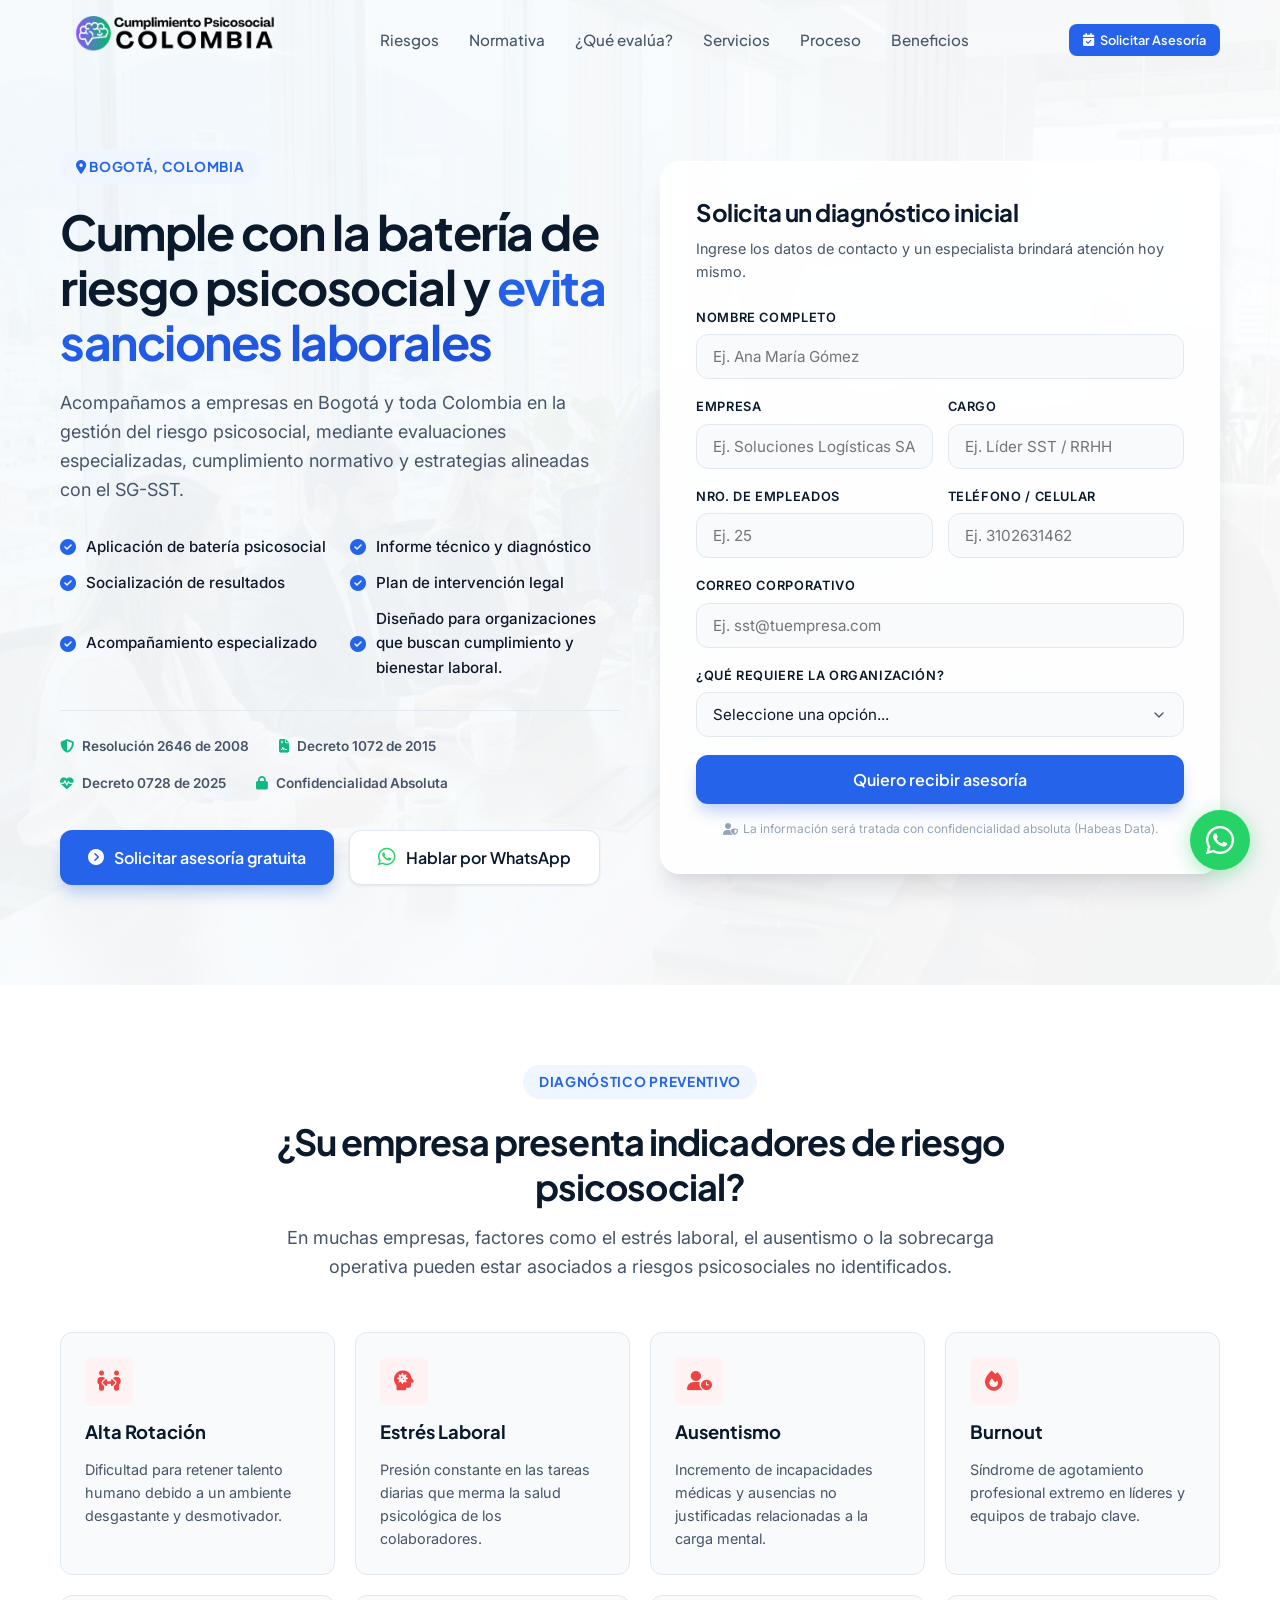
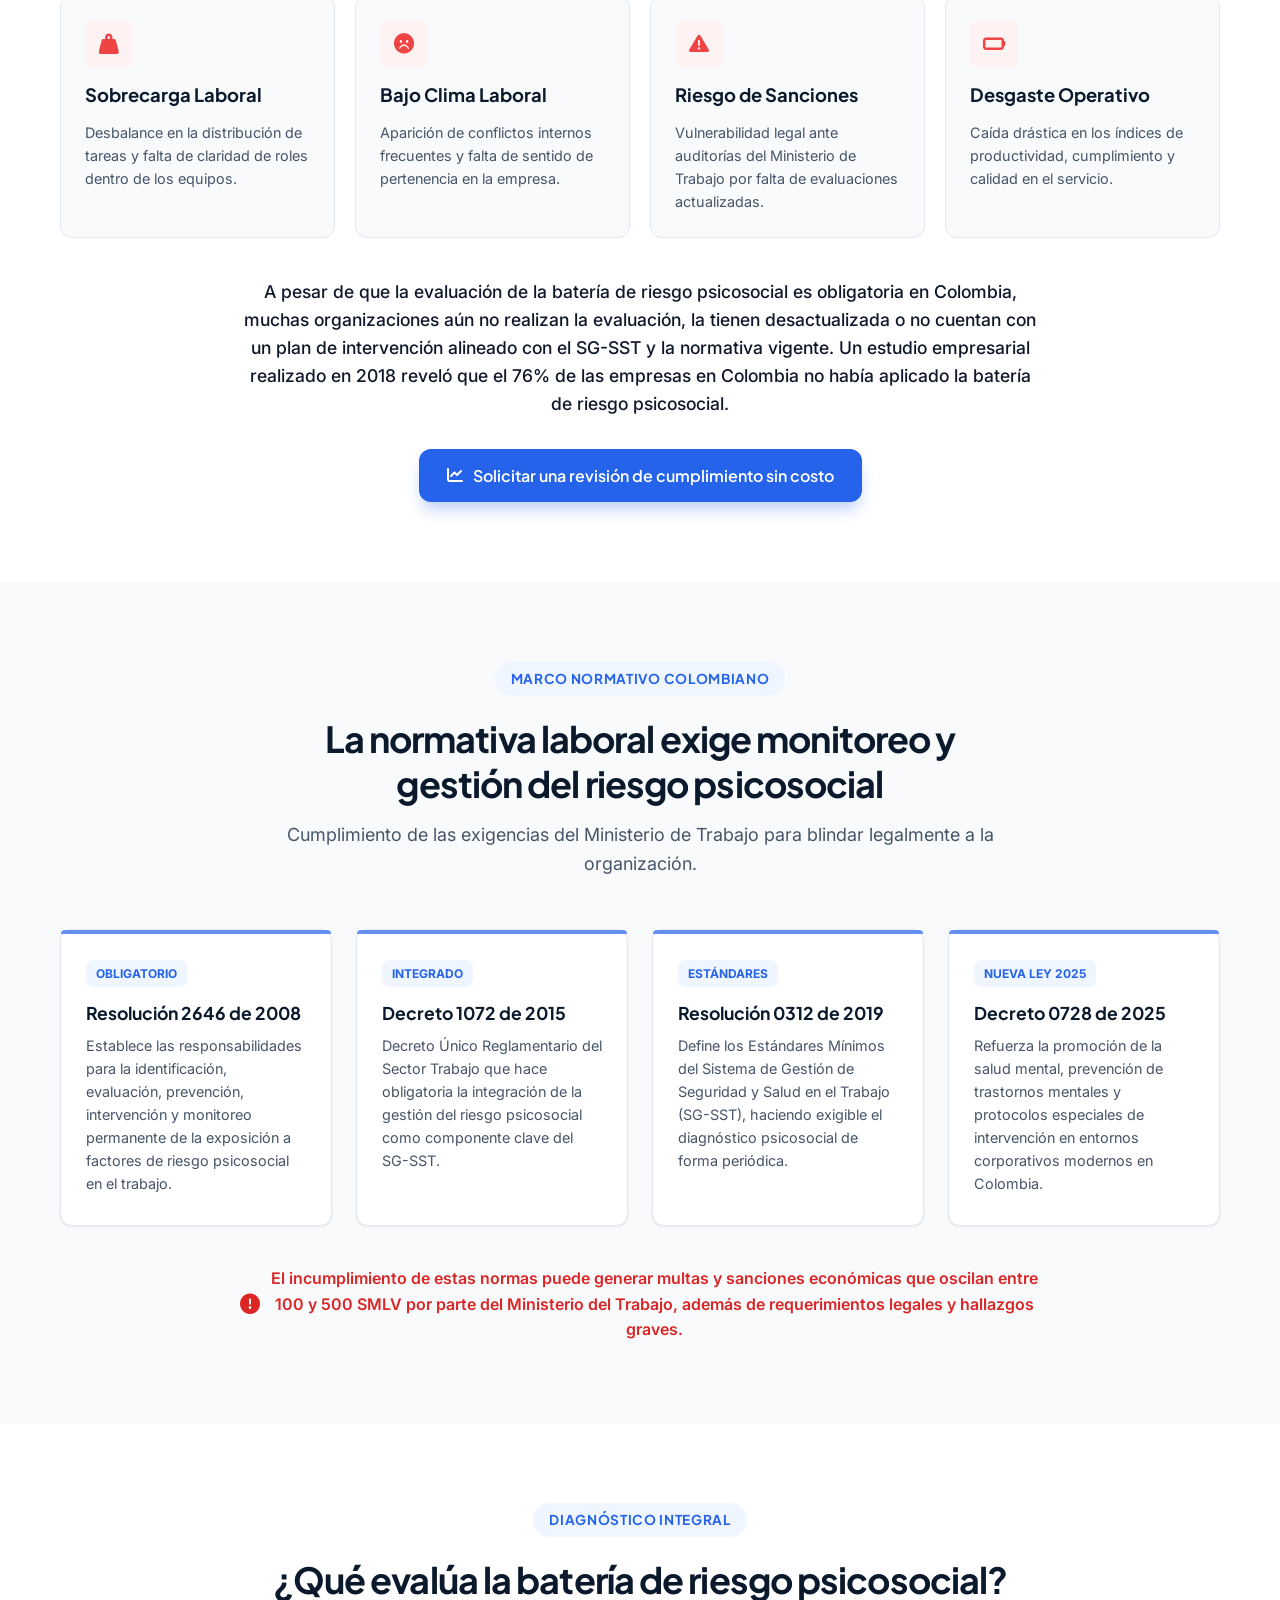
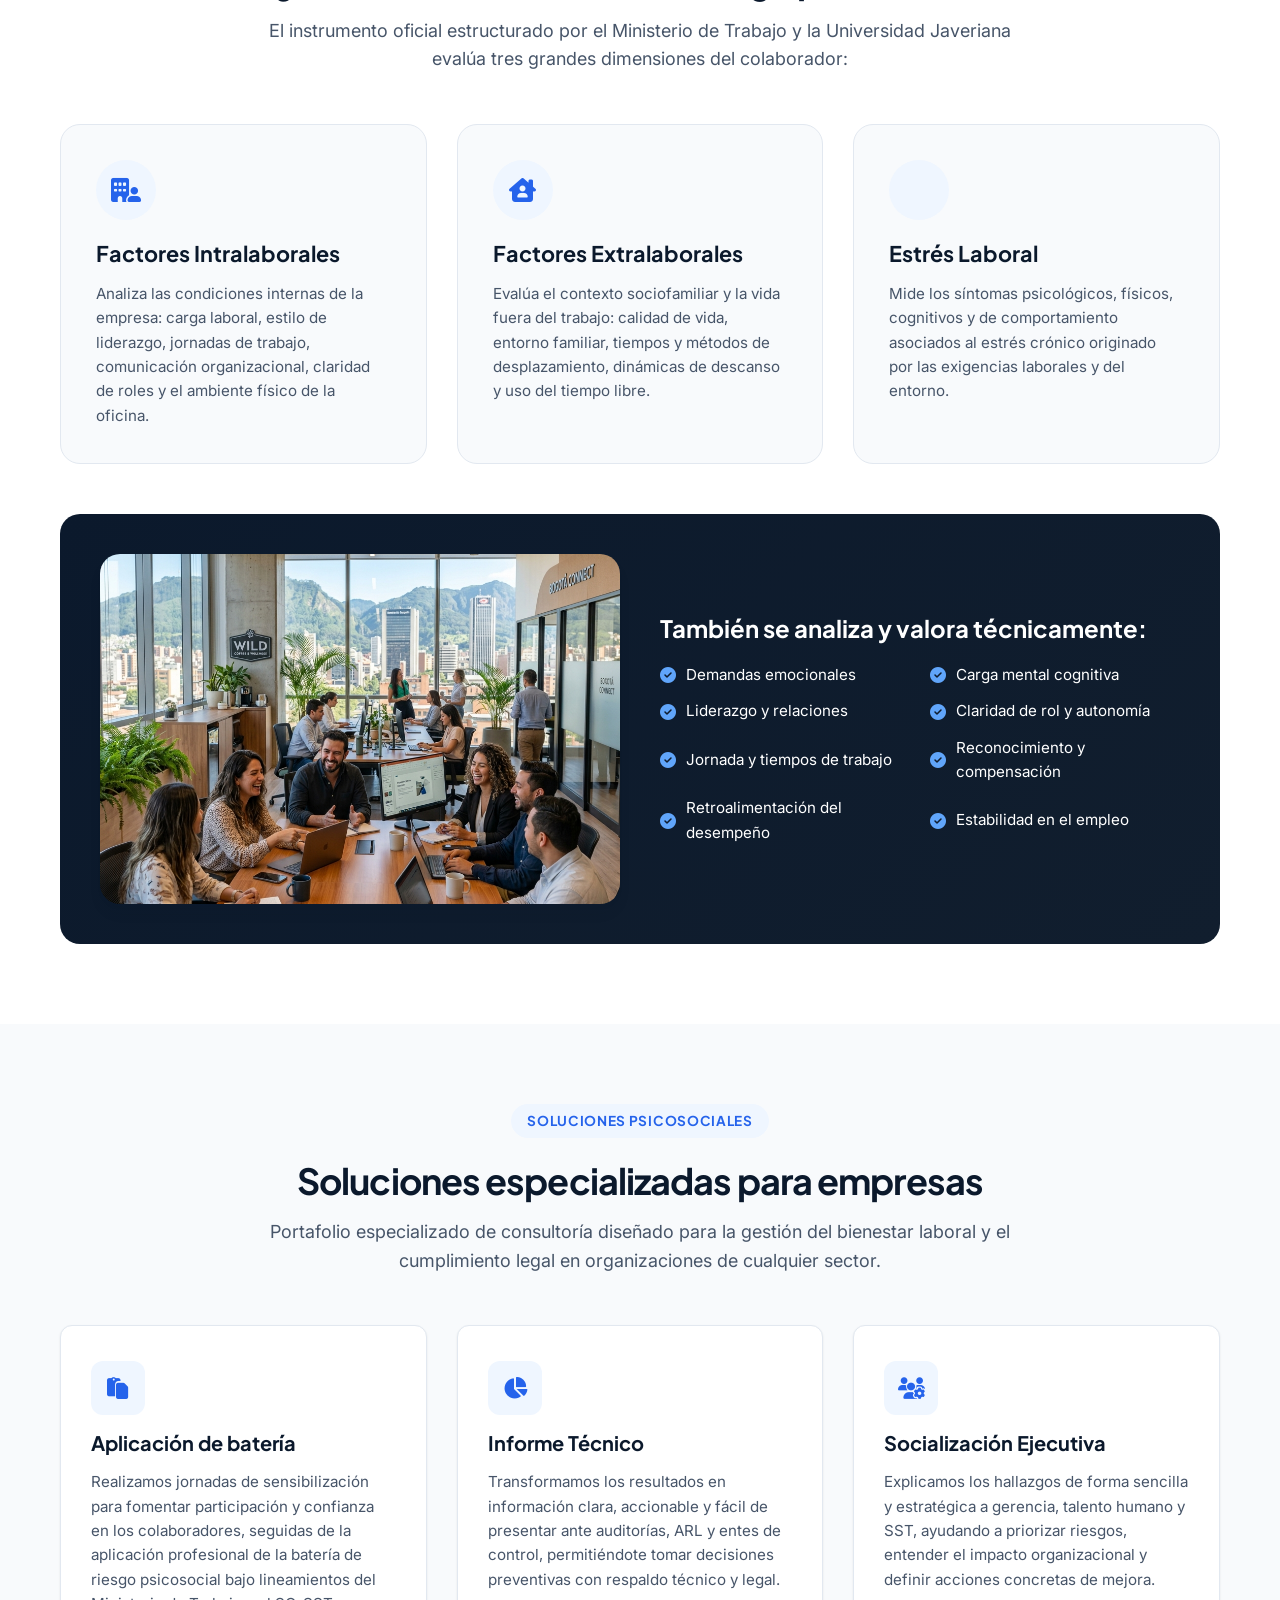
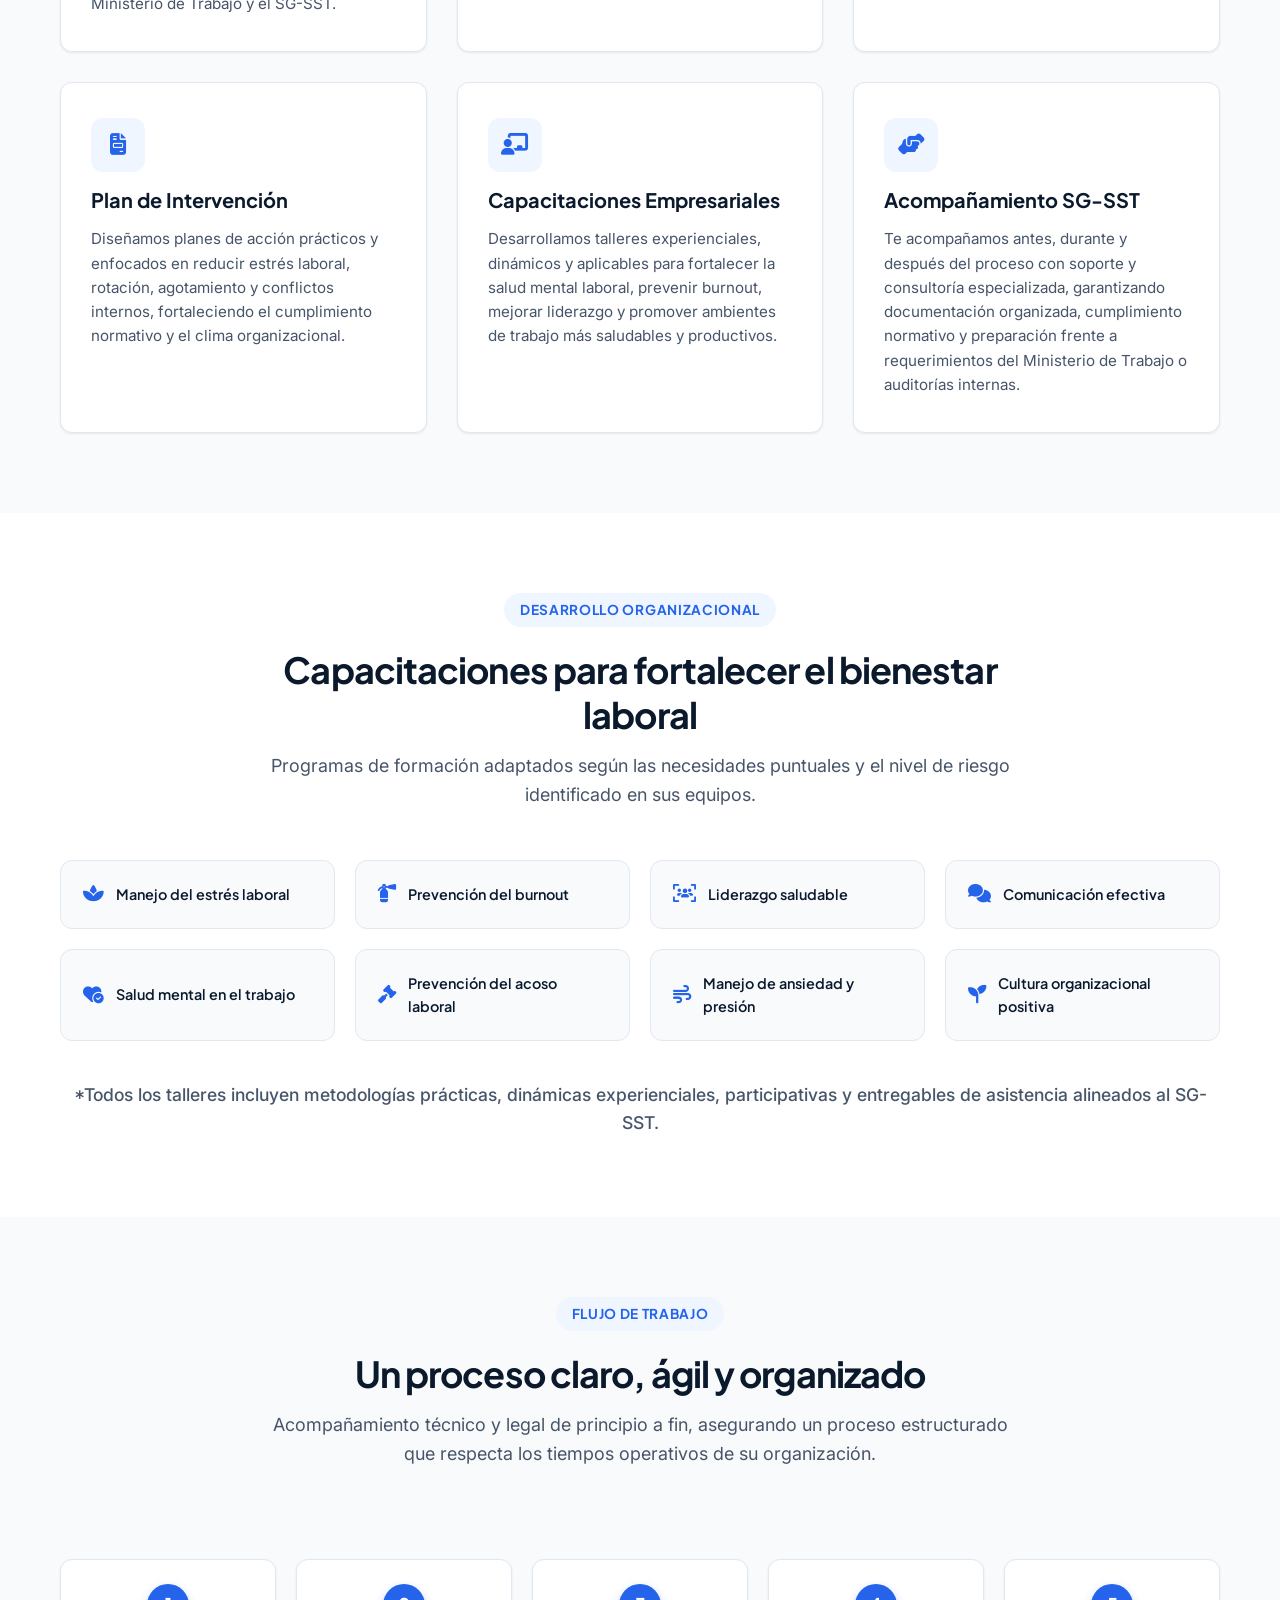
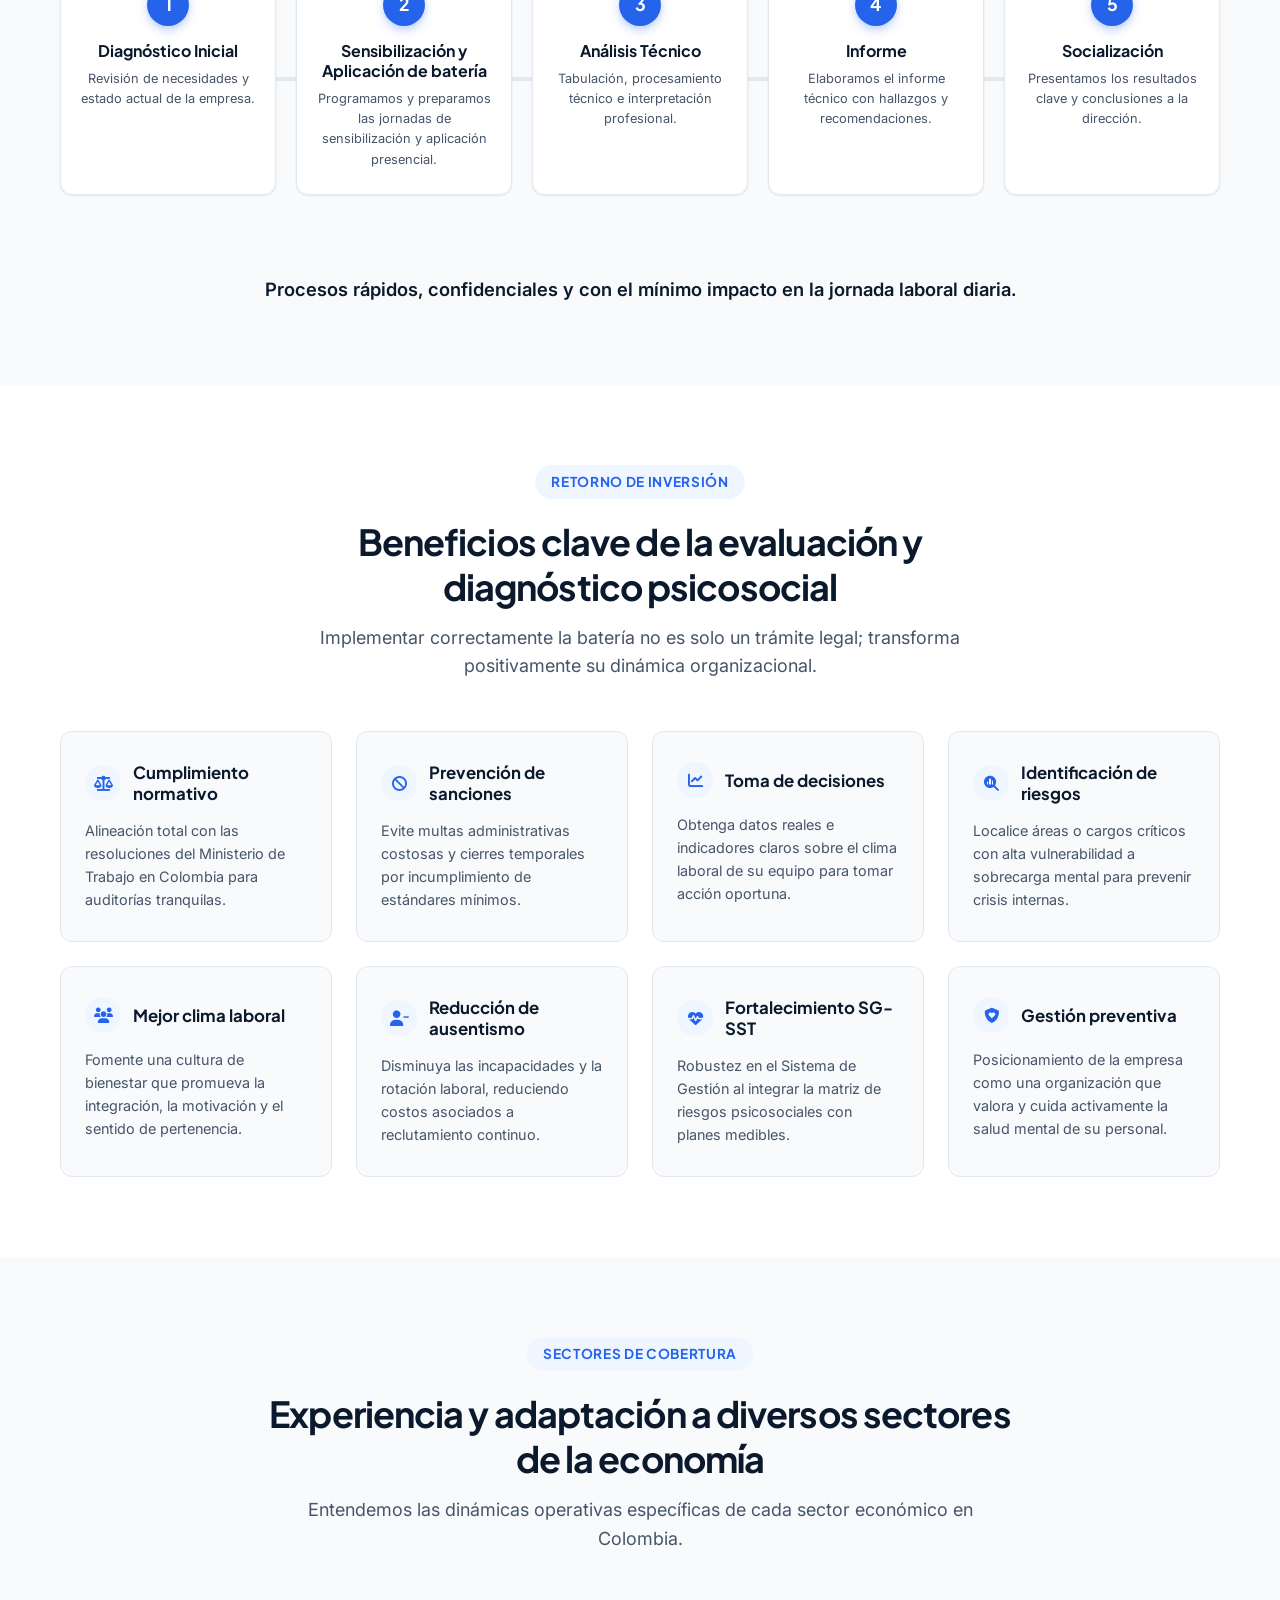
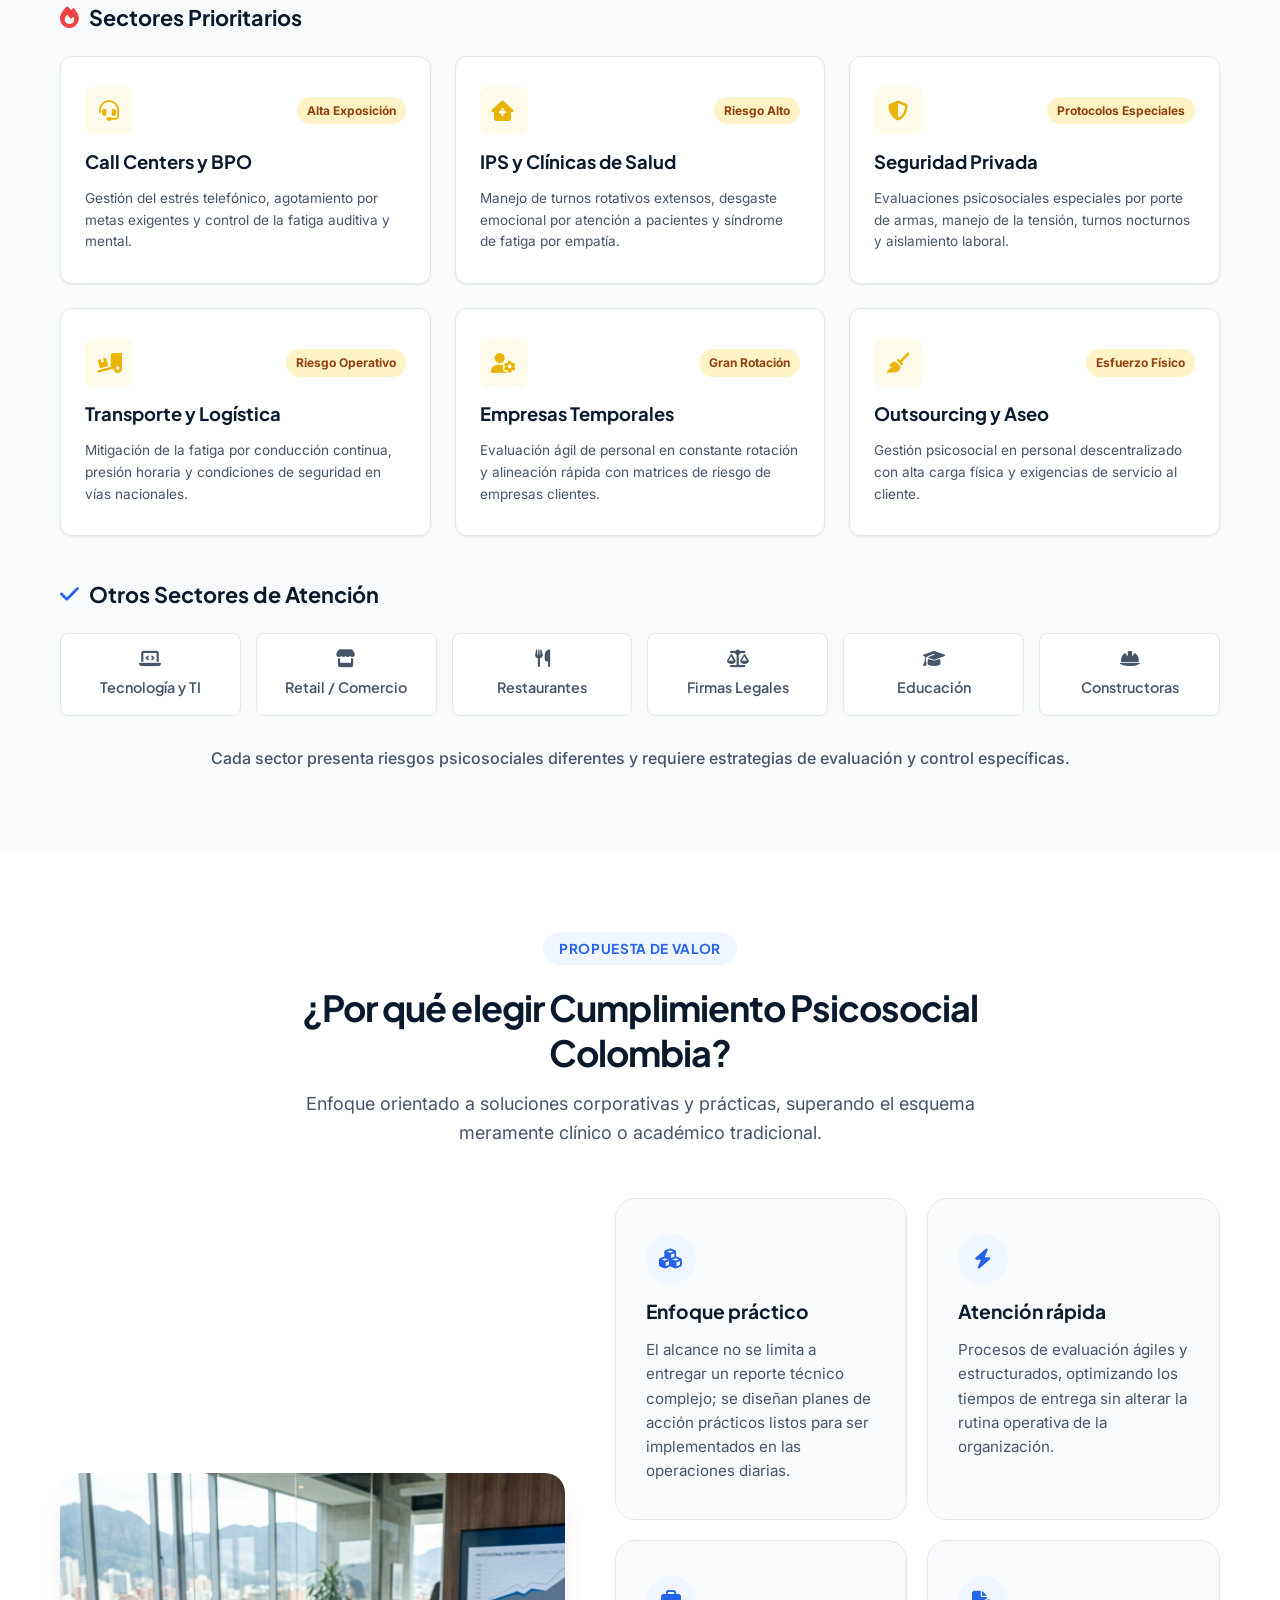
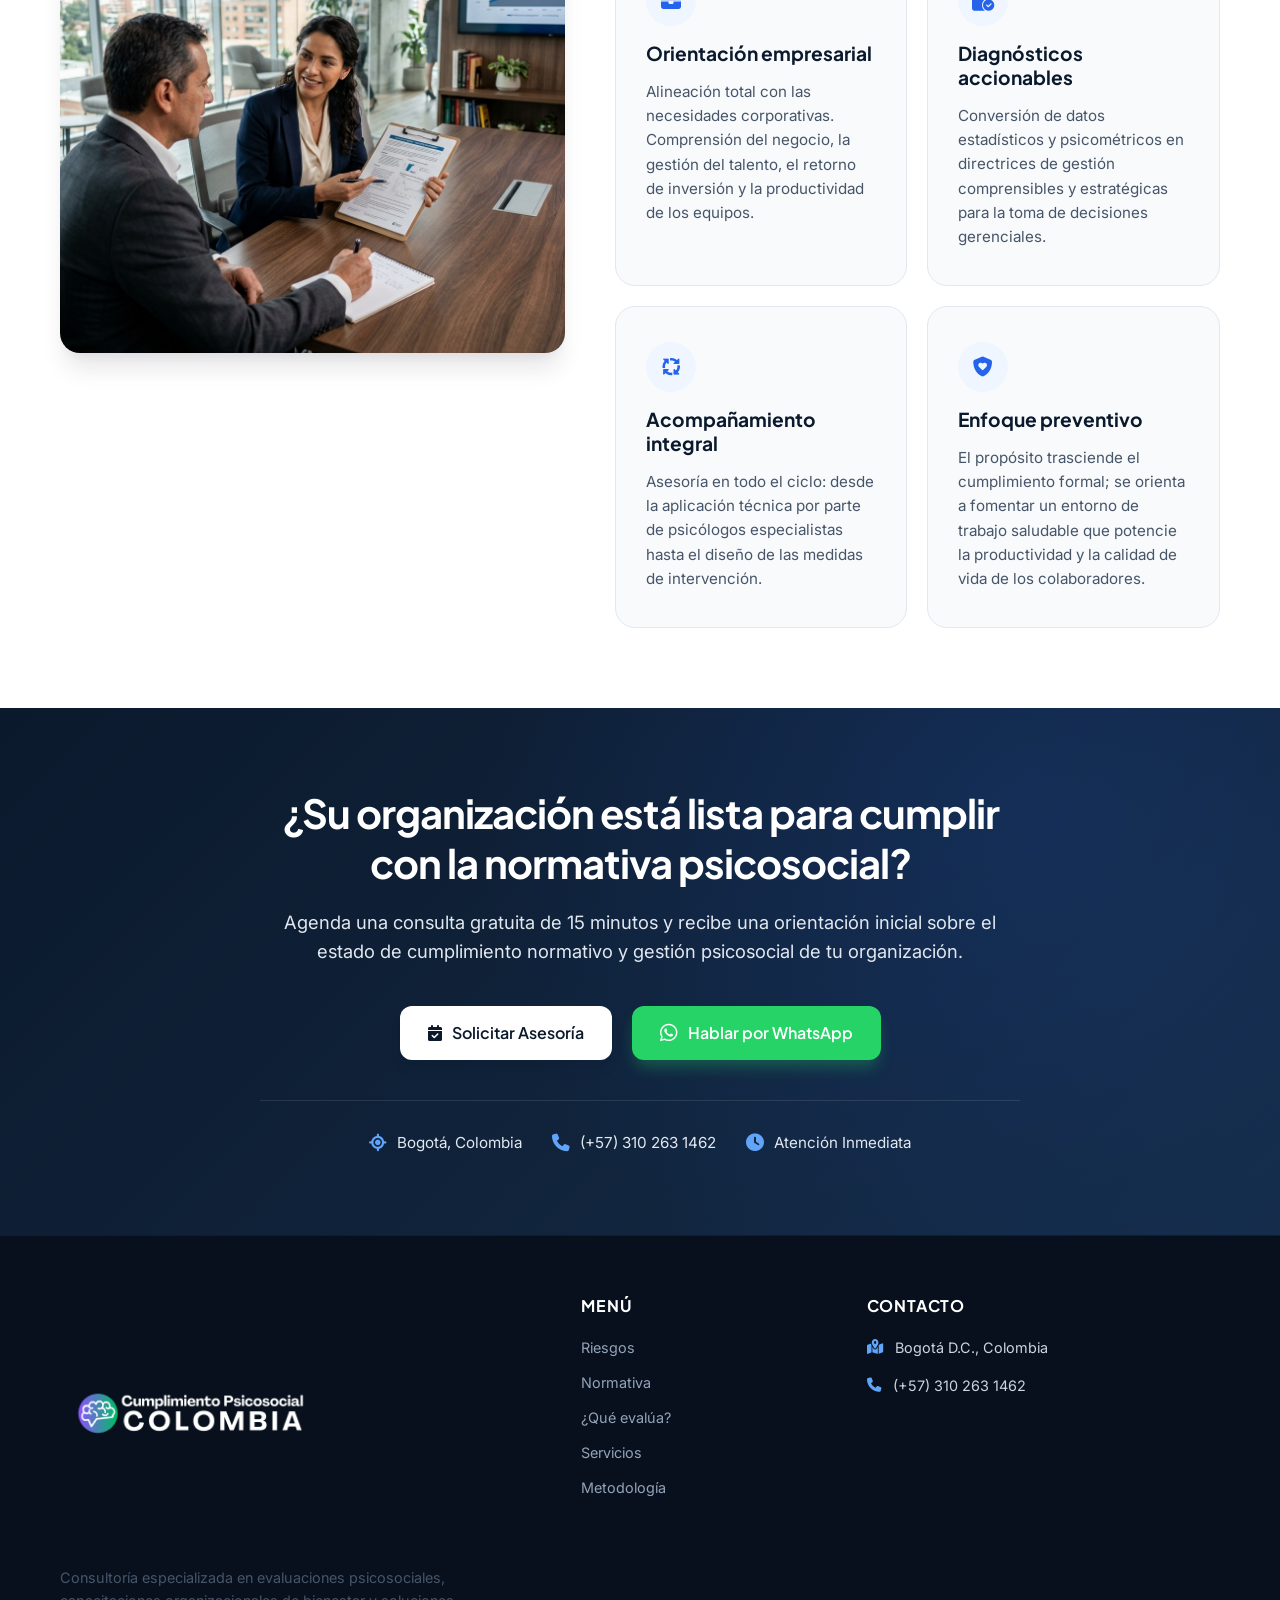
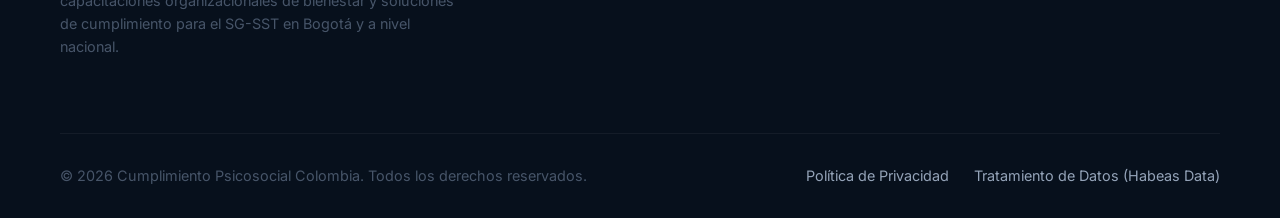
<file: index.html>
<!DOCTYPE html>
<html lang="es">
<head>
  <meta charset="UTF-8">
  <meta name="viewport" content="width=device-width, initial-scale=1.0">
  <!-- Google Tag Manager -->
  <script>(function(w,d,s,l,i){w[l]=w[l]||[];w[l].push({'gtm.start':
  new Date().getTime(),event:'gtm.js'});var f=d.getElementsByTagName(s)[0],
  j=d.createElement(s),dl=l!='dataLayer'?'&l='+l:'';j.async=true;j.src=
  'https://www.googletagmanager.com/gtm.js?id='+i+dl;f.parentNode.insertBefore(j,f);
  })(window,document,'script','dataLayer','GTM-NHBP3JRR');</script>
  <!-- End Google Tag Manager -->

  <!-- Google tag (gtag.js) -->
  <script async src="https://www.googletagmanager.com/gtag/js?id=G-ZGPEFTQFTX"></script>
  <script>
    window.dataLayer = window.dataLayer || [];
    function gtag(){dataLayer.push(arguments);}
    gtag('js', new Date());

    gtag('config', 'G-ZGPEFTQFTX');
  </script>

  <!-- Microsoft Clarity -->
  <script type="text/javascript">
      (function(c,l,a,r,i,t,y){
          c[a]=c[a]||function(){(c[a].q=c[a].q||[]).push(arguments)};
          t=l.createElement(r);t.async=1;t.src="https://www.clarity.ms/tag/"+i;
          y=l.getElementsByTagName(r)[0];y.parentNode.insertBefore(t,y);
      })(window, document, "clarity", "script", "wyj3gu2f2m");
  </script>

  <!-- Meta Pixel Code -->
  <script>
  !function(f,b,e,v,n,t,s)
  {if(f.fbq)return;n=f.fbq=function(){n.callMethod?
  n.callMethod.apply(n,arguments):n.queue.push(arguments)};
  if(!f._fbq)f._fbq=n;n.push=n;n.loaded=!0;n.version='2.0';
  n.queue=[];t=b.createElement(e);t.async=!0;
  t.src=v;s=b.getElementsByTagName(e)[0];
  s.parentNode.insertBefore(t,s)}(window, document,'script',
  'https://connect.facebook.net/en_US/fbevents.js');
  fbq('init', '4255776384565952');
  fbq('track', 'PageView');
  </script>
  <noscript><img height="1" width="1" style="display:none"
  src="https://www.facebook.com/tr?id=4255776384565952&ev=PageView&noscript=1"
  /></noscript>
  <!-- End Meta Pixel Code -->
  
  <!-- SEO & Optimization -->
  <meta name="google-site-verification" content="5ouJs8gh1OduirNWLH1mSKYWw6MHSo700Q_IbHMOLU0">
  <title>Batería de Riesgo Psicosocial Bogotá y Colombia | Cumplimiento SG-SST</title>
  <meta name="description" content="Especialistas en la aplicación de la batería de riesgo psicosocial en Bogotá y a nivel nacional. Asegure el cumplimiento del SG-SST y evite sanciones laborales con evaluaciones ágiles, confidenciales y profesionales.">
  <meta name="keywords" content="batería de riesgo psicosocial Bogotá, riesgo psicosocial Colombia, SG-SST Bogotá, cumplimiento psicosocial, salud mental laboral, Resolución 2646 de 2008, Decreto 1072 de 2015, Decreto 0728 de 2025">
  
  <!-- Open Graph for Social Networks -->
  <meta property="og:title" content="Batería de Riesgo Psicosocial y Cumplimiento SG-SST | Cumplimiento Psicosocial Colombia">
  <meta property="og:description" content="Proteja a sus colaboradores y cumpla con la normativa laboral vigente en Bogotá. Aplicación ágil y confidencial de la batería de riesgo psicosocial.">
  <meta property="og:image" content="assets/images/reunion_ejecutiva.png">
  <meta property="og:type" content="website">
  <meta property="og:locale" content="es_CO">

  <!-- Favicon -->
  <link rel="apple-touch-icon" sizes="180x180" href="assets/favicon_io/apple-touch-icon.png">
  <link rel="icon" type="image/png" sizes="32x32" href="assets/favicon_io/favicon-32x32.png">
  <link rel="icon" type="image/png" sizes="16x16" href="assets/favicon_io/favicon-16x16.png">
  <link rel="shortcut icon" type="image/x-icon" href="assets/favicon_io/favicon.ico">
  <link rel="manifest" href="assets/favicon_io/site.webmanifest">

  <!-- FontAwesome for Premium Icons -->
  <link rel="stylesheet" href="https://cdnjs.cloudflare.com/ajax/libs/font-awesome/6.4.0/css/all.min.css">
  
  <!-- Custom Stylesheets -->
  <link rel="stylesheet" href="styles.css">
</head>
<body>
  <!-- Google Tag Manager (noscript) -->
  <noscript><iframe src="https://www.googletagmanager.com/ns.html?id=GTM-NHBP3JRR"
  height="0" width="0" style="display:none;visibility:hidden"></iframe></noscript>
  <!-- End Google Tag Manager (noscript) -->

  <!-- ==========================================
       HEADER & NAVIGATION
       ========================================== -->
  <header class="header" id="mainHeader">
    <div class="container navbar">
      <a href="#top" class="logo" id="logoLink">
        <img src="assets/images/logo_horizontal_black.png" alt="Cumplimiento Psicosocial Colombia Logo">
      </a>
      
      <nav class="nav-links">
        <a href="#problema" class="nav-link">Riesgos</a>
        <a href="#normativa" class="nav-link">Normativa</a>
        <a href="#evaluacion" class="nav-link">¿Qué evalúa?</a>
        <a href="#servicios" class="nav-link">Servicios</a>
        <a href="#metodologia" class="nav-link">Proceso</a>
        <a href="#beneficios" class="nav-link">Beneficios</a>
      </nav>

      <div class="nav-cta">
        <a href="#contacto-form" class="btn btn-primary btn-sm" id="navCtaBtn">
          <i class="fa-solid fa-calendar-check"></i> Solicitar Asesoría
        </a>
      </div>

      <button class="mobile-menu-btn" id="mobileMenuBtn" aria-label="Abrir menú">
        <i class="fa-solid fa-bars"></i>
      </button>
    </div>
  </header>

  <!-- Mobile Navigation Drawer -->
  <div class="mobile-backdrop" id="mobileBackdrop"></div>
  <div class="mobile-nav" id="mobileNav">
    <div class="mobile-nav-header">
      <div class="logo">
        <img src="assets/images/logo_horizontal_black.png" alt="Cumplimiento Psicosocial Colombia Logo">
      </div>
      <button class="mobile-nav-close" id="mobileNavClose" aria-label="Cerrar menú">
        <i class="fa-solid fa-xmark"></i>
      </button>
    </div>
    <div class="mobile-links">
      <a href="#problema" class="mobile-link" onclick="closeMobileMenu()">¿Tu empresa en riesgo?</a>
      <a href="#normativa" class="mobile-link" onclick="closeMobileMenu()">Normativa Legal</a>
      <a href="#evaluacion" class="mobile-link" onclick="closeMobileMenu()">¿Qué evaluamos?</a>
      <a href="#servicios" class="mobile-link" onclick="closeMobileMenu()">Servicios Corporativos</a>
      <a href="#metodologia" class="mobile-link" onclick="closeMobileMenu()">Metodología de Trabajo</a>
      <a href="#beneficios" class="mobile-link" onclick="closeMobileMenu()">Beneficios</a>
      <a href="#sectores" class="mobile-link" onclick="closeMobileMenu()">Sectores Enfoque</a>
      <a href="#contacto-form" class="mobile-link btn btn-primary" onclick="closeMobileMenu()">
        <i class="fa-solid fa-calendar-check"></i> Solicitar Asesoría
      </a>
    </div>
  </div>

  <!-- ==========================================
       SECCIÓN 1 — HERO & CAPTURA
       ========================================== -->
  <section class="hero-section" id="top">
    <div class="container hero-content">
      <div class="grid-2">
        
        <!-- Hero Left Info -->
        <div class="hero-left">
          <span class="eyebrow"><i class="fa-solid fa-location-dot"></i> Bogotá, Colombia</span>
          <h1>Cumple con la batería de riesgo psicosocial y <span>evita sanciones laborales</span></h1>
          <p class="subtitle">
            Acompañamos a empresas en Bogotá y toda Colombia en la gestión del riesgo psicosocial, mediante evaluaciones especializadas, cumplimiento normativo y estrategias alineadas con el SG-SST.
          </p>

          <!-- Hero Bullets Grid -->
          <div class="hero-bullets">
            <div class="hero-bullet-item">
              <i class="fa-solid fa-circle-check"></i>
              <span>Aplicación de batería psicosocial</span>
            </div>
            <div class="hero-bullet-item">
              <i class="fa-solid fa-circle-check"></i>
              <span>Informe técnico y diagnóstico</span>
            </div>
            <div class="hero-bullet-item">
              <i class="fa-solid fa-circle-check"></i>
              <span>Socialización de resultados</span>
            </div>
            <div class="hero-bullet-item">
              <i class="fa-solid fa-circle-check"></i>
              <span>Plan de intervención legal</span>
            </div>
            <div class="hero-bullet-item">
              <i class="fa-solid fa-circle-check"></i>
              <span>Acompañamiento especializado</span>
            </div>
            <div class="hero-bullet-item">
              <i class="fa-solid fa-circle-check"></i>
              <span>Diseñado para organizaciones que buscan cumplimiento y bienestar laboral.</span>
            </div>
          </div>

          <!-- Micro trust certificates list -->
          <div class="hero-micro-trust">
            <div class="micro-trust-item">
              <i class="fa-solid fa-shield-halved"></i>
              <span>Resolución 2646 de 2008</span>
            </div>
            <div class="micro-trust-item">
              <i class="fa-solid fa-file-contract"></i>
              <span>Decreto 1072 de 2015</span>
            </div>
            <div class="micro-trust-item">
              <i class="fa-solid fa-heart-pulse"></i>
              <span>Decreto 0728 de 2025</span>
            </div>
            <div class="micro-trust-item">
              <i class="fa-solid fa-lock"></i>
              <span>Confidencialidad Absoluta</span>
            </div>
          </div>

          <!-- Hero Call To Actions -->
          <div class="hero-actions">
            <a href="#contacto-form" class="btn btn-primary" id="heroCtaBtn">
              <i class="fa-solid fa-circle-chevron-right"></i> Solicitar asesoría gratuita
            </a>
            <a href="https://wa.me/573102631462?text=Hola,%20quisiera%20solicitar%20asesor%C3%ADa%20sobre%20la%20bater%C3%ADa%20de%20riesgo%20psicosocial%20para%20mi%20empresa." class="btn btn-secondary" target="_blank" rel="noopener noreferrer" id="heroWaBtn">
              <i class="fa-brands fa-whatsapp" style="color:#25D366; font-size: 1.25rem;"></i> Hablar por WhatsApp
            </a>
          </div>
        </div>

        <!-- Hero Right Form Card -->
        <div class="hero-right" id="contacto-form">
          <div class="hero-form-card card-glass">
            <h3>Solicita un diagnóstico inicial</h3>
            <p class="form-desc">Ingrese los datos de contacto y un especialista brindará atención hoy mismo.</p>
            
            <form id="leadForm" novalidate>
              <!-- Hidden elements for FormSubmit configuration -->
              <input type="hidden" name="_subject" value="Nuevo Lead - Cumplimiento Psicosocial Colombia">
              <input type="hidden" name="_cc" value="andrespalenciasst@gmail.com">
              <input type="hidden" name="_captcha" value="false">
              <input type="text" name="_honey" style="display:none">
              
              <div class="form-group">
                <label for="formName" class="form-label">Nombre Completo</label>
                <input type="text" id="formName" name="Nombre" class="form-control" placeholder="Ej. Ana María Gómez" required>
              </div>

              <div class="form-row">
                <div class="form-group">
                  <label for="formCompany" class="form-label">Empresa</label>
                  <input type="text" id="formCompany" name="Empresa" class="form-control" placeholder="Ej. Soluciones Logísticas SAS" required>
                </div>
                <div class="form-group">
                  <label for="formRole" class="form-label">Cargo</label>
                  <input type="text" id="formRole" name="Cargo" class="form-control" placeholder="Ej. Líder SST / RRHH" required>
                </div>
              </div>

              <div class="form-row">
                <div class="form-group">
                  <label for="formEmployees" class="form-label">Nro. de Empleados</label>
                  <input type="number" id="formEmployees" name="Numero_de_empleados" class="form-control" placeholder="Ej. 25" min="1" required>
                </div>
                <div class="form-group">
                  <label for="formPhone" class="form-label">Teléfono / Celular</label>
                  <input type="tel" id="formPhone" name="Telefono" class="form-control" placeholder="Ej. 3102631462" required>
                </div>
              </div>

              <div class="form-group">
                <label for="formEmail" class="form-label">Correo Corporativo</label>
                <input type="email" id="formEmail" name="Email" class="form-control" placeholder="Ej. sst@tuempresa.com" required>
              </div>

              <div class="form-group">
                <label for="formNeeds" class="form-label">¿Qué requiere la organización?</label>
                <select id="formNeeds" name="Necesidad" class="form-control" required>
                  <option value="" disabled selected>Seleccione una opción...</option>
                  <option value="Aplicar batería psicosocial">Aplicar batería psicosocial por primera vez</option>
                  <option value="Actualizar batería">Actualizar batería de riesgo psicosocial</option>
                  <option value="Capacitación SST">Capacitaciones de bienestar y SST</option>
                  <option value="Plan de intervención">Desarrollar plan de intervención legal</option>
                  <option value="Asesoría SG-SST">Asesoría integral en SG-SST</option>
                </select>
              </div>

              <button type="submit" class="btn btn-primary btn-block" id="formSubmitBtn">
                <span>Quiero recibir asesoría</span>
              </button>

              <div class="form-microcopy">
                <i class="fa-solid fa-user-shield"></i>
                <span>La información será tratada con confidencialidad absoluta (Habeas Data).</span>
              </div>
            </form>
          </div>
        </div>

      </div>
    </div>
  </section>

  <!-- ==========================================
       SECCIÓN 2 — PROBLEMA
       ========================================== -->
  <section class="problema-section section-padding" id="problema">
    <div class="container">
      <div class="section-header text-center">
        <span class="eyebrow">Diagnóstico Preventivo</span>
        <h2>¿Su empresa presenta indicadores de riesgo psicosocial?</h2>
        <p>En muchas empresas, factores como el estrés laboral, el ausentismo o la sobrecarga operativa pueden estar asociados a riesgos psicosociales no identificados.</p>
      </div>

      <div class="problem-grid">
        <!-- Card 1 -->
        <div class="problem-card">
          <div class="problem-icon">
            <i class="fa-solid fa-people-arrows"></i>
          </div>
          <h4>Alta Rotación</h4>
          <p>Dificultad para retener talento humano debido a un ambiente desgastante y desmotivador.</p>
        </div>
        <!-- Card 2 -->
        <div class="problem-card">
          <div class="problem-icon">
            <i class="fa-solid fa-head-side-virus"></i>
          </div>
          <h4>Estrés Laboral</h4>
          <p>Presión constante en las tareas diarias que merma la salud psicológica de los colaboradores.</p>
        </div>
        <!-- Card 3 -->
        <div class="problem-card">
          <div class="problem-icon">
            <i class="fa-solid fa-user-clock"></i>
          </div>
          <h4>Ausentismo</h4>
          <p>Incremento de incapacidades médicas y ausencias no justificadas relacionadas a la carga mental.</p>
        </div>
        <!-- Card 4 -->
        <div class="problem-card">
          <div class="problem-icon">
            <i class="fa-solid fa-fire"></i>
          </div>
          <h4>Burnout</h4>
          <p>Síndrome de agotamiento profesional extremo en líderes y equipos de trabajo clave.</p>
        </div>
        <!-- Card 5 -->
        <div class="problem-card">
          <div class="problem-icon">
            <i class="fa-solid fa-weight-hanging"></i>
          </div>
          <h4>Sobrecarga Laboral</h4>
          <p>Desbalance en la distribución de tareas y falta de claridad de roles dentro de los equipos.</p>
        </div>
        <!-- Card 6 -->
        <div class="problem-card">
          <div class="problem-icon">
            <i class="fa-solid fa-face-frown"></i>
          </div>
          <h4>Bajo Clima Laboral</h4>
          <p>Aparición de conflictos internos frecuentes y falta de sentido de pertenencia en la empresa.</p>
        </div>
        <!-- Card 7 -->
        <div class="problem-card">
          <div class="problem-icon">
            <i class="fa-solid fa-triangle-exclamation"></i>
          </div>
          <h4>Riesgo de Sanciones</h4>
          <p>Vulnerabilidad legal ante auditorías del Ministerio de Trabajo por falta de evaluaciones actualizadas.</p>
        </div>
        <!-- Card 8 -->
        <div class="problem-card">
          <div class="problem-icon">
            <i class="fa-solid fa-battery-empty"></i>
          </div>
          <h4>Desgaste Operativo</h4>
          <p>Caída drástica en los índices de productividad, cumplimiento y calidad en el servicio.</p>
        </div>
      </div>

      <div class="problem-footer-text">
        A pesar de que la evaluación de la batería de riesgo psicosocial es obligatoria en Colombia, muchas organizaciones aún no realizan la evaluación, la tienen desactualizada o no cuentan con un plan de intervención alineado con el SG-SST y la normativa vigente. Un estudio empresarial realizado en 2018 reveló que el 76% de las empresas en Colombia no había aplicado la batería de riesgo psicosocial.
      </div>
      
      <div class="text-center">
        <a href="#contacto-form" class="btn btn-primary">
          <i class="fa-solid fa-chart-line"></i> Solicitar una revisión de cumplimiento sin costo
        </a>
      </div>
    </div>
  </section>

  <!-- ==========================================
       SECCIÓN 3 — CUMPLIMIENTO LEGAL
       ========================================== -->
  <section class="compliance-section section-padding" id="normativa">
    <div class="container">
      <div class="section-header text-center">
        <span class="eyebrow">Marco Normativo Colombiano</span>
        <h2>La normativa laboral exige monitoreo y gestión del riesgo psicosocial</h2>
        <p>Cumplimiento de las exigencias del Ministerio de Trabajo para blindar legalmente a la organización.</p>
      </div>

      <div class="compliance-grid">
        <!-- Card 1 -->
        <div class="compliance-card">
          <span class="compliance-badge">Obligatorio</span>
          <h4>Resolución 2646 de 2008</h4>
          <p>Establece las responsabilidades para la identificación, evaluación, prevención, intervención y monitoreo permanente de la exposición a factores de riesgo psicosocial en el trabajo.</p>
        </div>
        <!-- Card 2 -->
        <div class="compliance-card">
          <span class="compliance-badge">Integrado</span>
          <h4>Decreto 1072 de 2015</h4>
          <p>Decreto Único Reglamentario del Sector Trabajo que hace obligatoria la integración de la gestión del riesgo psicosocial como componente clave del SG-SST.</p>
        </div>
        <!-- Card 3 -->
        <div class="compliance-card">
          <span class="compliance-badge">Estándares</span>
          <h4>Resolución 0312 de 2019</h4>
          <p>Define los Estándares Mínimos del Sistema de Gestión de Seguridad y Salud en el Trabajo (SG-SST), haciendo exigible el diagnóstico psicosocial de forma periódica.</p>
        </div>
        <!-- Card 4 -->
        <div class="compliance-card">
          <span class="compliance-badge">Nueva Ley 2025</span>
          <h4>Decreto 0728 de 2025</h4>
          <p>Refuerza la promoción de la salud mental, prevención de trastornos mentales y protocolos especiales de intervención en entornos corporativos modernos en Colombia.</p>
        </div>
      </div>

      <div class="compliance-footer">
        <i class="fa-solid fa-circle-exclamation" style="font-size:1.25rem;"></i>
        <span>El incumplimiento de estas normas puede generar multas y sanciones económicas que oscilan entre 100 y 500 SMLV por parte del Ministerio del Trabajo, además de requerimientos legales y hallazgos graves.</span>
      </div>
    </div>
  </section>

  <!-- ==========================================
       SECCIÓN 4 — QUÉ EVALÚA LA BATERÍA
       ========================================== -->
  <section class="what-evaluates-section section-padding" id="evaluacion">
    <div class="container">
      <div class="section-header text-center">
        <span class="eyebrow">Diagnóstico Integral</span>
        <h2>¿Qué evalúa la batería de riesgo psicosocial?</h2>
        <p>El instrumento oficial estructurado por el Ministerio de Trabajo y la Universidad Javeriana evalúa tres grandes dimensiones del colaborador:</p>
      </div>

      <div class="eval-columns">
        <!-- Col 1 -->
        <div class="eval-col-card">
          <div class="eval-col-icon">
            <i class="fa-solid fa-building-user"></i>
          </div>
          <h3>Factores Intralaborales</h3>
          <p>Analiza las condiciones internas de la empresa: carga laboral, estilo de liderazgo, jornadas de trabajo, comunicación organizacional, claridad de roles y el ambiente físico de la oficina.</p>
        </div>
        <!-- Col 2 -->
        <div class="eval-col-card">
          <div class="eval-col-icon">
            <i class="fa-solid fa-house-chimney-user"></i>
          </div>
          <h3>Factores Extralaborales</h3>
          <p>Evalúa el contexto sociofamiliar y la vida fuera del trabajo: calidad de vida, entorno familiar, tiempos y métodos de desplazamiento, dinámicas de descanso y uso del tiempo libre.</p>
        </div>
        <!-- Col 3 -->
        <div class="eval-col-card">
          <div class="eval-col-icon">
            <i class="fa-solid fa-brain-circuit"></i>
          </div>
          <h3>Estrés Laboral</h3>
          <p>Mide los síntomas psicológicos, físicos, cognitivos y de comportamiento asociados al estrés crónico originado por las exigencias laborales y del entorno.</p>
        </div>
      </div>

      <!-- Sub-bloque "También evaluamos" -->
        <div class="sub-eval-block">
          <div class="grid-2">
            <div class="sub-eval-left">
              <img src="assets/images/bienestar_laboral.png" alt="Bienestar y Salud Mental Laboral" class="eval-image">
            </div>
            <div class="sub-eval-right">
              <h4 style="text-align: left; margin-bottom: 20px;">También se analiza y valora técnicamente:</h4>
              <div class="sub-eval-list-grid">
                <div class="sub-eval-item">
                  <i class="fa-solid fa-circle-check"></i>
                  <span>Demandas emocionales</span>
                </div>
                <div class="sub-eval-item">
                  <i class="fa-solid fa-circle-check"></i>
                  <span>Carga mental cognitiva</span>
                </div>
                <div class="sub-eval-item">
                  <i class="fa-solid fa-circle-check"></i>
                  <span>Liderazgo y relaciones</span>
                </div>
                <div class="sub-eval-item">
                  <i class="fa-solid fa-circle-check"></i>
                  <span>Claridad de rol y autonomía</span>
                </div>
                <div class="sub-eval-item">
                  <i class="fa-solid fa-circle-check"></i>
                  <span>Jornada y tiempos de trabajo</span>
                </div>
                <div class="sub-eval-item">
                  <i class="fa-solid fa-circle-check"></i>
                  <span>Reconocimiento y compensación</span>
                </div>
                <div class="sub-eval-item">
                  <i class="fa-solid fa-circle-check"></i>
                  <span>Retroalimentación del desempeño</span>
                </div>
                <div class="sub-eval-item">
                  <i class="fa-solid fa-circle-check"></i>
                  <span>Estabilidad en el empleo</span>
                </div>
              </div>
            </div>
          </div>
        </div>
    </div>
  </section>

  <!-- ==========================================
       SECCIÓN 5 — SERVICIOS
       ========================================== -->
  <section class="services-section section-padding" id="servicios">
    <div class="container">
      <div class="section-header text-center">
        <span class="eyebrow">Soluciones Psicosociales</span>
        <h2>Soluciones especializadas para empresas</h2>
        <p>Portafolio especializado de consultoría diseñado para la gestión del bienestar laboral y el cumplimiento legal en organizaciones de cualquier sector.</p>
      </div>

      <div class="services-grid">
        <!-- Card 1 -->
        <div class="service-card">
          <div class="service-icon">
            <i class="fa-solid fa-paste"></i>
          </div>
          <h4>Aplicación de batería</h4>
          <p>Realizamos jornadas de sensibilización para fomentar participación y confianza en los colaboradores, seguidas de la aplicación profesional de la batería de riesgo psicosocial bajo lineamientos del Ministerio de Trabajo y el SG-SST.</p>
        </div>
        <!-- Card 2 -->
        <div class="service-card">
          <div class="service-icon">
            <i class="fa-solid fa-chart-pie"></i>
          </div>
          <h4>Informe Técnico</h4>
          <p>Transformamos los resultados en información clara, accionable y fácil de presentar ante auditorías, ARL y entes de control, permitiéndote tomar decisiones preventivas con respaldo técnico y legal.</p>
        </div>
        <!-- Card 3 -->
        <div class="service-card">
          <div class="service-icon">
            <i class="fa-solid fa-users-gear"></i>
          </div>
          <h4>Socialización Ejecutiva</h4>
          <p>Explicamos los hallazgos de forma sencilla y estratégica a gerencia, talento humano y SST, ayudando a priorizar riesgos, entender el impacto organizacional y definir acciones concretas de mejora.</p>
        </div>
        <!-- Card 4 -->
        <div class="service-card">
          <div class="service-icon">
            <i class="fa-solid fa-file-invoice"></i>
          </div>
          <h4>Plan de Intervención</h4>
          <p>Diseñamos planes de acción prácticos y enfocados en reducir estrés laboral, rotación, agotamiento y conflictos internos, fortaleciendo el cumplimiento normativo y el clima organizacional.</p>
        </div>
        <!-- Card 5 -->
        <div class="service-card">
          <div class="service-icon">
            <i class="fa-solid fa-chalkboard-user"></i>
          </div>
          <h4>Capacitaciones Empresariales</h4>
          <p>Desarrollamos talleres experienciales, dinámicos y aplicables para fortalecer la salud mental laboral, prevenir burnout, mejorar liderazgo y promover ambientes de trabajo más saludables y productivos.</p>
        </div>
        <!-- Card 6 -->
        <div class="service-card">
          <div class="service-icon">
            <i class="fa-solid fa-handshake-angle"></i>
          </div>
          <h4>Acompañamiento SG-SST</h4>
          <p>Te acompañamos antes, durante y después del proceso con soporte y consultoría especializada, garantizando documentación organizada, cumplimiento normativo y preparación frente a requerimientos del Ministerio de Trabajo o auditorías internas.</p>
        </div>
      </div>
    </div>
  </section>

  <!-- ==========================================
       SECCIÓN 6 — CAPACITACIONES
       ========================================== -->
  <section class="trainings-section section-padding" id="capacitaciones">
    <div class="container">
      <div class="section-header text-center">
        <span class="eyebrow">Desarrollo Organizacional</span>
        <h2>Capacitaciones para fortalecer el bienestar laboral</h2>
        <p>Programas de formación adaptados según las necesidades puntuales y el nivel de riesgo identificado en sus equipos.</p>
      </div>

      <div class="trainings-grid">
        <div class="training-item">
          <i class="fa-solid fa-spa"></i>
          <span>Manejo del estrés laboral</span>
        </div>
        <div class="training-item">
          <i class="fa-solid fa-fire-extinguisher"></i>
          <span>Prevención del burnout</span>
        </div>
        <div class="training-item">
          <i class="fa-solid fa-users-viewfinder"></i>
          <span>Liderazgo saludable</span>
        </div>
        <div class="training-item">
          <i class="fa-solid fa-comments"></i>
          <span>Comunicación efectiva</span>
        </div>
        <div class="training-item">
          <i class="fa-solid fa-heart-circle-check"></i>
          <span>Salud mental en el trabajo</span>
        </div>
        <div class="training-item">
          <i class="fa-solid fa-gavel"></i>
          <span>Prevención del acoso laboral</span>
        </div>
        <div class="training-item">
          <i class="fa-solid fa-wind"></i>
          <span>Manejo de ansiedad y presión</span>
        </div>
        <div class="training-item">
          <i class="fa-solid fa-seedling"></i>
          <span>Cultura organizacional positiva</span>
        </div>
      </div>

      <div class="training-footer">
        *Todos los talleres incluyen metodologías prácticas, dinámicas experienciales, participativas y entregables de asistencia alineados al SG-SST.
      </div>
    </div>
  </section>

  <!-- ==========================================
       SECCIÓN 7 — METODOLOGÍA
       ========================================== -->
  <section class="methodology-section section-padding" id="metodologia">
    <div class="container">
      <div class="section-header text-center">
        <span class="eyebrow">Flujo de Trabajo</span>
        <h2>Un proceso claro, ágil y organizado</h2>
        <p>Acompañamiento técnico y legal de principio a fin, asegurando un proceso estructurado que respecta los tiempos operativos de su organización.</p>
      </div>
 
      <div class="timeline-container">
        <div class="timeline-line"></div>
        <div class="timeline-grid">
          <!-- Step 1 -->
          <div class="timeline-node">
            <div class="timeline-number">1</div>
            <h4>Diagnóstico Inicial</h4>
            <p>Revisión de necesidades y estado actual de la empresa.</p>
          </div>
          <!-- Step 2 -->
          <div class="timeline-node">
            <div class="timeline-number">2</div>
            <h4>Sensibilización y Aplicación de batería</h4>
            <p>Programamos y preparamos las jornadas de sensibilización y aplicación presencial.</p>
          </div>
          <!-- Step 3 -->
          <div class="timeline-node">
            <div class="timeline-number">3</div>
            <h4>Análisis Técnico</h4>
            <p>Tabulación, procesamiento técnico e interpretación profesional.</p>
          </div>
          <!-- Step 4 -->
          <div class="timeline-node">
            <div class="timeline-number">4</div>
            <h4>Informe</h4>
            <p>Elaboramos el informe técnico con hallazgos y recomendaciones.</p>
          </div>
          <!-- Step 5 -->
          <div class="timeline-node">
            <div class="timeline-number">5</div>
            <h4>Socialización</h4>
            <p>Presentamos los resultados clave y conclusiones a la dirección.</p>
            </div>
        </div>
      </div>

      <div class="timeline-footer-text">
        Procesos rápidos, confidenciales y con el mínimo impacto en la jornada laboral diaria.
      </div>
    </div>
  </section>

  <!-- ==========================================
       SECCIÓN 8 — BENEFICIOS
       ========================================== -->
  <section class="benefits-section section-padding" id="beneficios">
    <div class="container">
      <div class="section-header text-center">
        <span class="eyebrow">Retorno de Inversión</span>
        <h2>Beneficios clave de la evaluación y diagnóstico psicosocial</h2>
        <p>Implementar correctamente la batería no es solo un trámite legal; transforma positivamente su dinámica organizacional.</p>
      </div>

      <div class="benefits-grid">
        <!-- Benefit 1 -->
        <div class="benefit-card">
          <div class="benefit-header">
            <div class="benefit-icon"><i class="fa-solid fa-scale-balanced"></i></div>
            <h4>Cumplimiento normativo</h4>
          </div>
          <p>Alineación total con las resoluciones del Ministerio de Trabajo en Colombia para auditorías tranquilas.</p>
        </div>
        <!-- Benefit 2 -->
        <div class="benefit-card">
          <div class="benefit-header">
            <div class="benefit-icon"><i class="fa-solid fa-ban"></i></div>
            <h4>Prevención de sanciones</h4>
          </div>
          <p>Evite multas administrativas costosas y cierres temporales por incumplimiento de estándares mínimos.</p>
        </div>
        <!-- Benefit 3 -->
        <div class="benefit-card">
          <div class="benefit-header">
            <div class="benefit-icon"><i class="fa-solid fa-chart-line"></i></div>
            <h4>Toma de decisiones</h4>
          </div>
          <p>Obtenga datos reales e indicadores claros sobre el clima laboral de su equipo para tomar acción oportuna.</p>
        </div>
        <!-- Benefit 4 -->
        <div class="benefit-card">
          <div class="benefit-header">
            <div class="benefit-icon"><i class="fa-solid fa-magnifying-glass-chart"></i></div>
            <h4>Identificación de riesgos</h4>
          </div>
          <p>Localice áreas o cargos críticos con alta vulnerabilidad a sobrecarga mental para prevenir crisis internas.</p>
        </div>
        <!-- Benefit 5 -->
        <div class="benefit-card">
          <div class="benefit-header">
            <div class="benefit-icon"><i class="fa-solid fa-users"></i></div>
            <h4>Mejor clima laboral</h4>
          </div>
          <p>Fomente una cultura de bienestar que promueva la integración, la motivación y el sentido de pertenencia.</p>
        </div>
        <!-- Benefit 6 -->
        <div class="benefit-card">
          <div class="benefit-header">
            <div class="benefit-icon"><i class="fa-solid fa-user-minus"></i></div>
            <h4>Reducción de ausentismo</h4>
          </div>
          <p>Disminuya las incapacidades y la rotación laboral, reduciendo costos asociados a reclutamiento continuo.</p>
        </div>
        <!-- Benefit 7 -->
        <div class="benefit-card">
          <div class="benefit-header">
            <div class="benefit-icon"><i class="fa-solid fa-heart-pulse"></i></div>
            <h4>Fortalecimiento SG-SST</h4>
          </div>
          <p>Robustez en el Sistema de Gestión al integrar la matriz de riesgos psicosociales con planes medibles.</p>
        </div>
        <!-- Benefit 8 -->
        <div class="benefit-card">
          <div class="benefit-header">
            <div class="benefit-icon"><i class="fa-solid fa-shield-heart"></i></div>
            <h4>Gestión preventiva</h4>
          </div>
          <p>Posicionamiento de la empresa como una organización que valora y cuida activamente la salud mental de su personal.</p>
        </div>
      </div>
    </div>
  </section>

  <!-- ==========================================
       SECCIÓN 9 — SECTORES
       ========================================== -->
  <section class="sectors-section section-padding" id="sectores">
    <div class="container">
      <div class="section-header text-center">
        <span class="eyebrow">Sectores de Cobertura</span>
        <h2>Experiencia y adaptación a diversos sectores de la economía</h2>
        <p>Entendemos las dinámicas operativas específicas de cada sector económico en Colombia.</p>
      </div>

      <!-- Sectores Prioritarios -->
      <h3 class="sectors-block-title"><i class="fa-solid fa-fire" style="color:var(--alert-red);"></i> Sectores Prioritarios</h3>
      <div class="sectors-grid-priority">
        <!-- Call Center -->
        <div class="sector-card-priority">
          <div class="sector-priority-header">
            <div class="sector-priority-icon"><i class="fa-solid fa-headset"></i></div>
            <span class="sector-badge">Alta Exposición</span>
          </div>
          <h4>Call Centers y BPO</h4>
          <p>Gestión del estrés telefónico, agotamiento por metas exigentes y control de la fatiga auditiva y mental.</p>
        </div>
        <!-- IPS y clínicas -->
        <div class="sector-card-priority">
          <div class="sector-priority-header">
            <div class="sector-priority-icon"><i class="fa-solid fa-house-medical"></i></div>
            <span class="sector-badge">Riesgo Alto</span>
          </div>
          <h4>IPS y Clínicas de Salud</h4>
          <p>Manejo de turnos rotativos extensos, desgaste emocional por atención a pacientes y síndrome de fatiga por empatía.</p>
        </div>
        <!-- Seguridad Privada -->
        <div class="sector-card-priority">
          <div class="sector-priority-header">
            <div class="sector-priority-icon"><i class="fa-solid fa-shield-halved"></i></div>
            <span class="sector-badge">Protocolos Especiales</span>
          </div>
          <h4>Seguridad Privada</h4>
          <p>Evaluaciones psicosociales especiales por porte de armas, manejo de la tensión, turnos nocturnos y aislamiento laboral.</p>
        </div>
        <!-- Transporte y Logistica -->
        <div class="sector-card-priority">
          <div class="sector-priority-header">
            <div class="sector-priority-icon"><i class="fa-solid fa-truck-ramp-box"></i></div>
            <span class="sector-badge">Riesgo Operativo</span>
          </div>
          <h4>Transporte y Logística</h4>
          <p>Mitigación de la fatiga por conducción continua, presión horaria y condiciones de seguridad en vías nacionales.</p>
        </div>
        <!-- Empresas Temporales -->
        <div class="sector-card-priority">
          <div class="sector-priority-header">
            <div class="sector-priority-icon"><i class="fa-solid fa-user-gear"></i></div>
            <span class="sector-badge">Gran Rotación</span>
          </div>
          <h4>Empresas Temporales</h4>
          <p>Evaluación ágil de personal en constante rotación y alineación rápida con matrices de riesgo de empresas clientes.</p>
        </div>
        <!-- Outsourcing y Aseo -->
        <div class="sector-card-priority">
          <div class="sector-priority-header">
            <div class="sector-priority-icon"><i class="fa-solid fa-broom"></i></div>
            <span class="sector-badge">Esfuerzo Físico</span>
          </div>
          <h4>Outsourcing y Aseo</h4>
          <p>Gestión psicosocial en personal descentralizado con alta carga física y exigencias de servicio al cliente.</p>
        </div>
      </div>

      <!-- Sectores Secundarios -->
      <h3 class="sectors-block-title" style="margin-top:20px;"><i class="fa-solid fa-check" style="color:var(--accent-blue);"></i> Otros Sectores de Atención</h3>
      <div class="sectors-grid-secondary">
        <div class="sector-card-secondary">
          <i class="fa-solid fa-laptop-code"></i>
          <span>Tecnología y TI</span>
        </div>
        <div class="sector-card-secondary">
          <i class="fa-solid fa-store"></i>
          <span>Retail / Comercio</span>
        </div>
        <div class="sector-card-secondary">
          <i class="fa-solid fa-utensils"></i>
          <span>Restaurantes</span>
        </div>
        <div class="sector-card-secondary">
          <i class="fa-solid fa-scale-balanced"></i>
          <span>Firmas Legales</span>
        </div>
        <div class="sector-card-secondary">
          <i class="fa-solid fa-graduation-cap"></i>
          <span>Educación</span>
        </div>
        <div class="sector-card-secondary">
          <i class="fa-solid fa-helmet-safety"></i>
          <span>Constructoras</span>
        </div>
      </div>

      <div class="sectors-footer-text">
        Cada sector presenta riesgos psicosociales diferentes y requiere estrategias de evaluación y control específicas.
      </div>
    </div>
  </section>

  <!-- ==========================================
       SECCIÓN 10 — DIFERENCIADORES
       ========================================== -->
  <section class="why-us-section section-padding" id="diferenciadores">
    <div class="container">
      <div class="section-header text-center">
        <span class="eyebrow">Propuesta de Valor</span>
        <h2>¿Por qué elegir Cumplimiento Psicosocial Colombia?</h2>
        <p>Enfoque orientado a soluciones corporativas y prácticas, superando el esquema meramente clínico o académico tradicional.</p>
      </div>

      <div class="why-us-split">
        <div class="why-us-left">
          <img src="assets/images/consultoria_bienestar.png" alt="Consultoría corporativa y salud mental laboral" class="why-us-image">
        </div>
        <div class="why-us-right">
          <div class="why-us-list-grid">
            <!-- Card 1 -->
            <div class="why-card">
              <div class="why-icon"><i class="fa-solid fa-cubes"></i></div>
              <h4>Enfoque práctico</h4>
              <p>El alcance no se limita a entregar un reporte técnico complejo; se diseñan planes de acción prácticos listos para ser implementados en las operaciones diarias.</p>
            </div>
            <!-- Card 2 -->
            <div class="why-card">
              <div class="why-icon"><i class="fa-solid fa-bolt"></i></div>
              <h4>Atención rápida</h4>
              <p>Procesos de evaluación ágiles y estructurados, optimizando los tiempos de entrega sin alterar la rutina operativa de la organización.</p>
            </div>
            <!-- Card 3 -->
            <div class="why-card">
              <div class="why-icon"><i class="fa-solid fa-briefcase"></i></div>
              <h4>Orientación empresarial</h4>
              <p>Alineación total con las necesidades corporativas. Comprensión del negocio, la gestión del talento, el retorno de inversión y la productividad de los equipos.</p>
            </div>
            <!-- Card 4 -->
            <div class="why-card">
              <div class="why-icon"><i class="fa-solid fa-file-circle-check"></i></div>
              <h4>Diagnósticos accionables</h4>
              <p>Conversión de datos estadísticos y psicométricos en directrices de gestión comprensibles y estratégicas para la toma de decisiones gerenciales.</p>
            </div>
            <!-- Card 5 -->
            <div class="why-card">
              <div class="why-icon"><i class="fa-solid fa-arrows-spin"></i></div>
              <h4>Acompañamiento integral</h4>
              <p>Asesoría en todo el ciclo: desde la aplicación técnica por parte de psicólogos especialistas hasta el diseño de las medidas de intervención.</p>
            </div>
            <!-- Card 6 -->
            <div class="why-card">
              <div class="why-icon"><i class="fa-solid fa-shield-heart"></i></div>
              <h4>Enfoque preventivo</h4>
              <p>El propósito trasciende el cumplimiento formal; se orienta a fomentar un entorno de trabajo saludable que potencie la productividad y la calidad de vida de los colaboradores.</p>
            </div>
          </div>
        </div>
      </div>
    </div>
  </section>

  <!-- ==========================================
       SECCIÓN 11 — CTA FINAL
       ========================================== -->
  <section class="final-cta-section section-padding">
    <div class="container final-cta-container">
      <h2>¿Su organización está lista para cumplir con la normativa psicosocial?</h2>
      <p>Agenda una consulta gratuita de 15 minutos y recibe una orientación inicial sobre el estado de cumplimiento normativo y gestión psicosocial de tu organización.</p>
      
      <div class="final-cta-actions">
        <a href="#contacto-form" class="btn btn-primary" style="background-color: var(--bg-white); color: var(--primary-navy); box-shadow: var(--shadow-lg);">
          <i class="fa-solid fa-calendar-check"></i> Solicitar Asesoría
        </a>
        <a href="https://wa.me/573102631462?text=Hola,%20solicito%20informaci%C3%B3n%20sobre%20la%20bater%C3%ADa%20de%20riesgo%20psicosocial%20para%20mi%20empresa." class="btn btn-whatsapp" target="_blank" rel="noopener noreferrer">
          <i class="fa-brands fa-whatsapp" style="font-size:1.25rem;"></i> Hablar por WhatsApp
        </a>
      </div>

      <div class="final-cta-info">
        <div class="final-info-item">
          <i class="fa-solid fa-location-crosshairs"></i>
          <span>Bogotá, Colombia</span>
        </div>
        <div class="final-info-item">
          <i class="fa-solid fa-phone"></i>
          <span>(+57) 310 263 1462</span>
        </div>
        <div class="final-info-item">
          <i class="fa-solid fa-clock"></i>
          <span>Atención Inmediata</span>
        </div>
      </div>
    </div>
  </section>

  <!-- ==========================================
       FOOTER
       ========================================== -->
  <footer class="footer">
    <div class="container">
      <div class="footer-top">
        <div>
          <div class="footer-logo">
            <img src="assets/images/logo_horizontal_white.png" alt="Cumplimiento Psicosocial Colombia Logo">
          </div>
          <p class="footer-text">
            Consultoría especializada en evaluaciones psicosociales, capacitaciones organizacionales de bienestar y soluciones de cumplimiento para el SG-SST en Bogotá y a nivel nacional.
          </p>
        </div>
        <div>
          <h4 class="footer-title">Menú</h4>
          <ul class="footer-links">
            <li><a href="#problema" class="footer-link">Riesgos</a></li>
            <li><a href="#normativa" class="footer-link">Normativa</a></li>
            <li><a href="#evaluacion" class="footer-link">¿Qué evalúa?</a></li>
            <li><a href="#servicios" class="footer-link">Servicios</a></li>
            <li><a href="#metodologia" class="footer-link">Metodología</a></li>
          </ul>
        </div>
        <div>
          <h4 class="footer-title">Contacto</h4>
          <div class="footer-contact">
            <div class="footer-contact-item">
              <i class="fa-solid fa-map-location-dot"></i>
              <span>Bogotá D.C., Colombia</span>
            </div>
            <div class="footer-contact-item">
              <i class="fa-solid fa-phone"></i>
              <a href="tel:+573102631462">(+57) 310 263 1462</a>
            </div>
          </div>
        </div>
      </div>

      <div class="footer-bottom">
        <p>&copy; <span id="currentYear"></span> Cumplimiento Psicosocial Colombia. Todos los derechos reservados.</p>
        <div class="footer-bottom-links">
          <a href="#" class="footer-link" id="privacyBtn">Política de Privacidad</a>
          <a href="#" class="footer-link" id="dataBtn">Tratamiento de Datos (Habeas Data)</a>
        </div>
      </div>
    </div>
  </footer>

  <!-- ==========================================
       FLOATING / STICKY CONTROLS
       ========================================== -->
  <!-- WhatsApp Floating Icon -->
  <a href="https://wa.me/573102631462?text=Hola,%20deseo%20realizar%20una%20consulta%20sobre%20la%20bater%C3%ADa%20de%20riesgo%20psicosocial." class="whatsapp-float" target="_blank" rel="noopener noreferrer" aria-label="Escríbenos por WhatsApp" id="floatingWhatsapp">
    <i class="fa-brands fa-whatsapp"></i>
  </a>

  <!-- Mobile Sticky CTA Bar -->
  <div class="sticky-mobile-cta">
    <a href="#contacto-form" class="btn btn-primary btn-block btn-sm" id="stickyCtaBtn">
      <i class="fa-solid fa-calendar-check"></i> Solicitar Asesoría Gratuita
    </a>
  </div>

  <!-- ==========================================
       MODALS FOR LEGAL POLICIES
       ========================================== -->
  <div class="modal" id="legalModal">
    <div class="modal-card">
      <button class="modal-close" id="modalCloseBtn" aria-label="Cerrar ventana"><i class="fa-solid fa-xmark"></i></button>
      <h4 class="modal-title" id="modalTitle">Título de la Política</h4>
      <div class="modal-body" id="modalBody">
        <!-- Content loaded dynamically via JS -->
      </div>
    </div>
  </div>

  <!-- Custom Scripts -->
  <script src="script.js"></script>
</body>
</html>
</file>
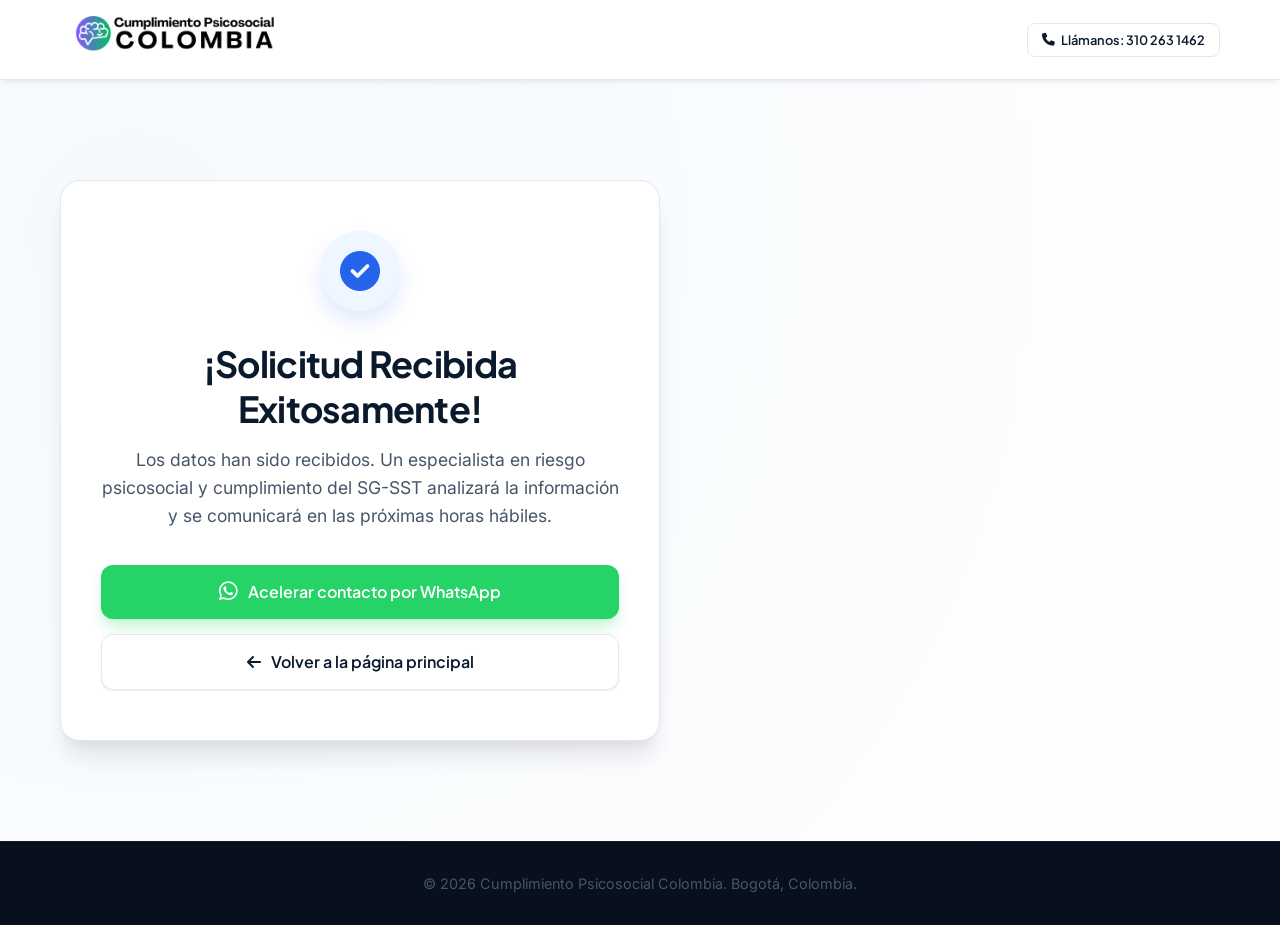
<file: gracias.html>
<!DOCTYPE html>
<html lang="es">
<head>
  <meta charset="UTF-8">
  <meta name="viewport" content="width=device-width, initial-scale=1.0">
  <!-- Google Tag Manager -->
  <script>(function(w,d,s,l,i){w[l]=w[l]||[];w[l].push({'gtm.start':
  new Date().getTime(),event:'gtm.js'});var f=d.getElementsByTagName(s)[0],
  j=d.createElement(s),dl=l!='dataLayer'?'&l='+l:'';j.async=true;j.src=
  'https://www.googletagmanager.com/gtm.js?id='+i+dl;f.parentNode.insertBefore(j,f);
  })(window,document,'script','dataLayer','GTM-NHBP3JRR');</script>
  <!-- End Google Tag Manager -->

  <!-- Google tag (gtag.js) -->
  <script async src="https://www.googletagmanager.com/gtag/js?id=G-ZGPEFTQFTX"></script>
  <script>
    window.dataLayer = window.dataLayer || [];
    function gtag(){dataLayer.push(arguments);}
    gtag('js', new Date());

    gtag('config', 'G-ZGPEFTQFTX');
  </script>

  <!-- Microsoft Clarity -->
  <script type="text/javascript">
      (function(c,l,a,r,i,t,y){
          c[a]=c[a]||function(){(c[a].q=c[a].q||[]).push(arguments)};
          t=l.createElement(r);t.async=1;t.src="https://www.clarity.ms/tag/"+i;
          y=l.getElementsByTagName(r)[0];y.parentNode.insertBefore(t,y);
      })(window, document, "clarity", "script", "wyj3gu2f2m");
  </script>

  <!-- Meta Pixel Code -->
  <script>
  !function(f,b,e,v,n,t,s)
  {if(f.fbq)return;n=f.fbq=function(){n.callMethod?
  n.callMethod.apply(n,arguments):n.queue.push(arguments)};
  if(!f._fbq)f._fbq=n;n.push=n;n.loaded=!0;n.version='2.0';
  n.queue=[];t=b.createElement(e);t.async=!0;
  t.src=v;s=b.getElementsByTagName(e)[0];
  s.parentNode.insertBefore(t,s)}(window, document,'script',
  'https://connect.facebook.net/en_US/fbevents.js');
  fbq('init', '4255776384565952');
  fbq('track', 'PageView');
  fbq('track', 'Lead'); // Tracks Lead Conversion when visiting the thank you page!
  </script>
  <noscript><img height="1" width="1" style="display:none"
  src="https://www.facebook.com/tr?id=4255776384565952&ev=PageView&noscript=1"
  /></noscript>
  <!-- End Meta Pixel Code -->
  
  <!-- SEO & Optimization (Indexation off to prevent search engines indexing thank you page) -->
  <title>¡Gracias por tu solicitud! | Cumplimiento Psicosocial Colombia</title>
  <meta name="robots" content="noindex, nofollow">
  
  <!-- Favicon -->
  <link rel="apple-touch-icon" sizes="180x180" href="assets/favicon_io/apple-touch-icon.png">
  <link rel="icon" type="image/png" sizes="32x32" href="assets/favicon_io/favicon-32x32.png">
  <link rel="icon" type="image/png" sizes="16x16" href="assets/favicon_io/favicon-16x16.png">
  <link rel="shortcut icon" type="image/x-icon" href="assets/favicon_io/favicon.ico">
  <link rel="manifest" href="assets/favicon_io/site.webmanifest">

  <!-- FontAwesome for Premium Icons -->
  <link rel="stylesheet" href="https://cdnjs.cloudflare.com/ajax/libs/font-awesome/6.4.0/css/all.min.css">
  
  <!-- Custom Stylesheets -->
  <link rel="stylesheet" href="styles.css">

  <!-- =======================================================================
       GOOGLE ADS CONVERSION TRACKING PLACEHOLDER
       El especialista de Google Ads puede pegar aquí el código de conversión.
       ======================================================================= -->
  <!-- Global site tag (gtag.js) - Google Ads -->
  <!-- 
  <script async src="https://www.googletagmanager.com/gtag/js?id=AW-XXXXXXXXXX"></script>
  <script>
    window.dataLayer = window.dataLayer || [];
    function gtag(){dataLayer.push(arguments);}
    gtag('js', new Date());
    gtag('config', 'AW-XXXXXXXXXX');
  </script>
  <script>
    gtag('event', 'conversion', {'send_to': 'AW-XXXXXXXXXX/YYYYYYYYYYYYYYYYY'});
  </script>
  -->
</head>
<body>
  <!-- Google Tag Manager (noscript) -->
  <noscript><iframe src="https://www.googletagmanager.com/ns.html?id=GTM-NHBP3JRR"
  height="0" width="0" style="display:none;visibility:hidden"></iframe></noscript>
  <!-- End Google Tag Manager (noscript) -->

  <!-- Minimal Header -->
  <header class="header scrolled" style="position: relative; height: 80px;">
    <div class="container navbar">
      <a href="index.html" class="logo">
        <img src="assets/images/logo_horizontal_black.png" alt="Cumplimiento Psicosocial Colombia Logo">
      </a>
      <div class="nav-cta">
        <a href="tel:+573102631462" class="btn btn-secondary btn-sm">
          <i class="fa-solid fa-phone"></i> Llámanos: 310 263 1462
        </a>
      </div>
    </div>
  </header>

  <!-- Thanks Hero Section -->
  <main class="thanks-hero">
    <div class="container">
      <div class="thanks-card">
        <div class="thanks-icon">
          <i class="fa-solid fa-circle-check"></i>
        </div>
        
        <h1>¡Solicitud Recibida Exitosamente!</h1>
        <p>Los datos han sido recibidos. Un especialista en riesgo psicosocial y cumplimiento del SG-SST analizará la información y se comunicará en las próximas horas hábiles.</p>
        
        <div class="thanks-actions">
          <a href="https://wa.me/573102631462?text=Hola,%20he%20registrado%20los%20datos%20en%20el%20sitio%20web%20y%20solicito%20priorizar%20mi%20solicitud." class="btn btn-whatsapp" target="_blank" rel="noopener noreferrer">
            <i class="fa-brands fa-whatsapp" style="font-size:1.35rem;"></i> Acelerar contacto por WhatsApp
          </a>
          
          <a href="index.html" class="btn btn-secondary">
            <i class="fa-solid fa-arrow-left"></i> Volver a la página principal
          </a>
        </div>
      </div>
    </div>
  </main>

  <!-- Minimal Footer -->
  <footer class="footer" style="padding: 30px 0;">
    <div class="container text-center">
      <p>&copy; <span id="currentYear"></span> Cumplimiento Psicosocial Colombia. Bogotá, Colombia.</p>
    </div>
  </footer>

  <script>
    // Set current year
    document.getElementById('currentYear').textContent = new Date().getFullYear();
  </script>
</body>
</html>
</file>
<file: styles.css>
/* ==========================================================================
   CSS SYSTEM DESIGN - CUMPLIMIENTO PSICOSOCIAL COLOMBIA
   SaaS Premium Style, Clean, High-Conversion
   ========================================================================== */

/* --- Google Fonts --- */
@import url('https://fonts.googleapis.com/css2?family=Plus+Jakarta+Sans:wght@300;400;500;600;700;800&family=Inter:wght@300;400;500;600;700&display=swap');

/* --- Root Variables --- */
:root {
  /* Colors */
  --primary-navy: #0B192C;     /* Brand deep navy - corporate trust */
  --primary-blue: #1D4ED8;     /* Trustworthy royal blue */
  --accent-blue: #2563EB;      /* Vibrant SaaS blue */
  --accent-hover: #1D4ED8;
  --accent-light: #EFF6FF;     /* Soft slate blue background */
  --accent-sky: #60A5FA;       /* Highlighting elements */
  
  --text-dark: #0F172A;        /* Slate 900 for primary text */
  --text-muted: #475569;       /* Slate 600 for paragraphs */
  --text-light: #94A3B8;       /* Slate 400 for subtext */
  
  --bg-light: #F8FAFC;        /* Soft gray background */
  --bg-white: #FFFFFF;        /* Crisp white for cards */
  --bg-glass: rgba(255, 255, 255, 0.85);
  
  --border-light: #E2E8F0;     /* Slate 200 */
  --border-glass: rgba(255, 255, 255, 0.4);
  
  --whatsapp-green: #25D366;
  --whatsapp-dark: #128C7E;
  
  --alert-red: #EF4444;        /* Warning color for problem section */
  --alert-light: #FEF2F2;
  
  --gold-accent: #EAB308;      /* For stars / high priority highlights */

  /* Fonts */
  --font-heading: 'Plus Jakarta Sans', sans-serif;
  --font-body: 'Inter', sans-serif;

  /* Shadows */
  --shadow-sm: 0 1px 3px 0 rgba(0, 0, 0, 0.05), 0 1px 2px 0 rgba(0, 0, 0, 0.03);
  --shadow-md: 0 4px 6px -1px rgba(15, 23, 42, 0.05), 0 2px 4px -1px rgba(15, 23, 42, 0.03);
  --shadow-lg: 0 10px 15px -3px rgba(15, 23, 42, 0.08), 0 4px 6px -2px rgba(15, 23, 42, 0.04);
  --shadow-premium: 0 20px 25px -5px rgba(15, 23, 42, 0.1), 0 10px 10px -5px rgba(15, 23, 42, 0.04);
  --shadow-glass: 0 8px 32px 0 rgba(11, 25, 44, 0.08);

  /* Border Radius */
  --radius-sm: 8px;
  --radius-md: 12px;
  --radius-lg: 20px;
  --radius-xl: 30px;
  --radius-full: 9999px;

  /* Transitions */
  --transition-fast: 0.2s ease;
  --transition-normal: 0.3s cubic-bezier(0.4, 0, 0.2, 1);
  --transition-slow: 0.5s cubic-bezier(0.4, 0, 0.2, 1);

  /* Layout Widths */
  --max-width: 1200px;
}

/* ==========================================================================
   RESET & BASE STYLES
   ========================================================================== */
*, *::before, *::after {
  box-sizing: border-box;
  margin: 0;
  padding: 0;
}

html {
  scroll-behavior: smooth;
  font-size: 16px;
  -webkit-font-smoothing: antialiased;
  -moz-osx-font-smoothing: grayscale;
}

body {
  font-family: var(--font-body);
  color: var(--text-dark);
  background-color: var(--bg-light);
  line-height: 1.6;
  overflow-x: hidden;
}

h1, h2, h3, h4, h5, h6 {
  font-family: var(--font-heading);
  font-weight: 700;
  line-height: 1.25;
  color: var(--primary-navy);
}

p {
  color: var(--text-muted);
}

a {
  text-decoration: none;
  color: inherit;
  transition: var(--transition-fast);
}

ul, ol {
  list-style: none;
}

img {
  max-width: 100%;
  height: auto;
  display: block;
}

button, input, select, textarea {
  font-family: inherit;
  font-size: inherit;
  outline: none;
}

/* ==========================================================================
   UTILITY CLASSES & DESIGN SYSTEM
   ========================================================================== */
.container {
  width: 100%;
  max-width: var(--max-width);
  margin-left: auto;
  margin-right: auto;
  padding-left: 20px;
  padding-right: 20px;
}

.section-padding {
  padding-top: 80px;
  padding-bottom: 80px;
}

@media (max-width: 768px) {
  .section-padding {
    padding-top: 60px;
    padding-bottom: 60px;
  }
}

.text-center { text-align: center; }

/* Section Header Style */
.section-header {
  max-width: 750px;
  margin: 0 auto 50px auto;
}

.section-header h2 {
  font-size: 2.25rem;
  margin-bottom: 15px;
  position: relative;
  letter-spacing: -0.025em;
}

.section-header p {
  font-size: 1.125rem;
}

@media (max-width: 768px) {
  .section-header h2 {
    font-size: 1.8rem;
  }
  .section-header p {
    font-size: 1rem;
  }
}

/* Buttons */
.btn {
  display: inline-flex;
  align-items: center;
  justify-content: center;
  padding: 14px 28px;
  font-family: var(--font-heading);
  font-weight: 600;
  border-radius: var(--radius-md);
  transition: var(--transition-normal);
  cursor: pointer;
  border: none;
  font-size: 1rem;
  gap: 10px;
  box-shadow: var(--shadow-sm);
  position: relative;
  overflow: hidden;
}

.btn::after {
  content: '';
  position: absolute;
  top: 50%;
  left: 50%;
  width: 300px;
  height: 300px;
  background: rgba(255, 255, 255, 0.15);
  border-radius: 50%;
  transform: translate(-50%, -50%) scale(0);
  transition: transform 0.5s ease-out;
  pointer-events: none;
}

.btn:active::after {
  transform: translate(-50%, -50%) scale(1);
  transition: 0s;
}

.btn-primary {
  background-color: var(--accent-blue);
  color: var(--bg-white);
  box-shadow: 0 10px 15px -3px rgba(37, 99, 235, 0.3);
}

.btn-primary:hover {
  background-color: var(--accent-hover);
  transform: translateY(-2px);
  box-shadow: 0 12px 20px -3px rgba(37, 99, 235, 0.4);
}

.btn-secondary {
  background-color: var(--bg-white);
  color: var(--primary-navy);
  border: 1px solid var(--border-light);
}

.btn-secondary:hover {
  background-color: var(--accent-light);
  color: var(--primary-blue);
  border-color: var(--accent-sky);
  transform: translateY(-2px);
}

.btn-whatsapp {
  background-color: var(--whatsapp-green);
  color: var(--bg-white);
  box-shadow: 0 10px 15px -3px rgba(37, 211, 102, 0.3);
}

.btn-whatsapp:hover {
  background-color: #20ba5a;
  transform: translateY(-2px);
  box-shadow: 0 12px 20px -3px rgba(37, 211, 102, 0.4);
}

.btn-block {
  display: flex;
  width: 100%;
}

.btn-sm {
  padding: 8px 16px;
  font-size: 0.85rem;
  border-radius: var(--radius-md);
}

/* Badges / Eyebrows */
.eyebrow {
  display: inline-block;
  padding: 6px 16px;
  background-color: var(--accent-light);
  color: var(--accent-blue);
  font-family: var(--font-heading);
  font-weight: 700;
  font-size: 0.85rem;
  text-transform: uppercase;
  letter-spacing: 0.05em;
  border-radius: var(--radius-full);
  margin-bottom: 20px;
}

/* Glassmorphism card utility */
.card-glass {
  background: var(--bg-glass);
  backdrop-filter: blur(12px);
  -webkit-backdrop-filter: blur(12px);
  border: 1px solid var(--border-glass);
  box-shadow: var(--shadow-glass);
}

/* Grid adjustments */
.grid-2 {
  display: grid;
  grid-template-columns: repeat(2, 1fr);
  gap: 40px;
  align-items: center;
}

.grid-3 {
  display: grid;
  grid-template-columns: repeat(3, 1fr);
  gap: 30px;
}

.grid-4 {
  display: grid;
  grid-template-columns: repeat(4, 1fr);
  gap: 24px;
}

@media (max-width: 992px) {
  .grid-3 { grid-template-columns: repeat(2, 1fr); }
  .grid-4 { grid-template-columns: repeat(2, 1fr); }
  .grid-2 { grid-template-columns: 1fr; gap: 40px; }
}

@media (max-width: 768px) {
  .grid-3, .grid-4 { grid-template-columns: 1fr; }
}

/* ==========================================================================
   NAVIGATION
   ========================================================================== */
.header {
  position: fixed;
  top: 0;
  left: 0;
  width: 100%;
  z-index: 1000;
  transition: var(--transition-normal);
}

.header.scrolled {
  background: rgba(255, 255, 255, 0.9);
  backdrop-filter: blur(12px);
  -webkit-backdrop-filter: blur(12px);
  box-shadow: var(--shadow-md);
  border-bottom: 1px solid var(--border-light);
}

.navbar {
  height: 80px;
  display: flex;
  justify-content: space-between;
  align-items: center;
}

.logo {
  display: flex;
  align-items: center;
}

.logo img {
  height: 220px;
  width: auto;
  object-fit: contain;
  display: block;
}

@media (max-width: 576px) {
  .logo img {
    height: 38px;
  }
}

.nav-links {
  display: flex;
  align-items: center;
  gap: 30px;
}

.nav-link {
  font-family: var(--font-heading);
  font-weight: 500;
  font-size: 0.95rem;
  color: var(--text-muted);
}

.nav-link:hover {
  color: var(--accent-blue);
}

.nav-cta {
  display: flex;
  align-items: center;
}

.nav-cta .btn {
  padding: 6px 14px;
  font-size: 0.8rem;
  gap: 6px;
  border-radius: var(--radius-sm);
  box-shadow: none;
}

.nav-cta .btn:hover {
  transform: translateY(-1px);
}

.mobile-menu-btn {
  display: none;
  background: none;
  border: none;
  font-size: 1.5rem;
  color: var(--primary-navy);
  cursor: pointer;
}

@media (max-width: 992px) {
  .nav-links {
    display: none;
  }
  .nav-cta {
    display: none;
  }
  .mobile-menu-btn {
    display: block;
  }
}

/* Mobile Nav Drawer */
.mobile-nav {
  position: fixed;
  top: 0;
  right: -100%;
  width: 300px;
  height: 100vh;
  background-color: var(--bg-white);
  box-shadow: var(--shadow-premium);
  z-index: 1001;
  transition: var(--transition-normal);
  padding: 40px 30px;
  display: flex;
  flex-direction: column;
  gap: 40px;
}

.mobile-nav.open {
  right: 0;
}

.mobile-nav-header {
  display: flex;
  justify-content: space-between;
  align-items: center;
}

.mobile-nav-close {
  background: none;
  border: none;
  font-size: 1.8rem;
  color: var(--primary-navy);
  cursor: pointer;
}

.mobile-links {
  display: flex;
  flex-direction: column;
  gap: 20px;
}

.mobile-link {
  font-family: var(--font-heading);
  font-weight: 600;
  font-size: 1.1rem;
  color: var(--text-dark);
}

.mobile-backdrop {
  position: fixed;
  top: 0;
  left: 0;
  width: 100vw;
  height: 100vh;
  background: rgba(11, 25, 44, 0.4);
  backdrop-filter: blur(4px);
  z-index: 999;
  opacity: 0;
  visibility: hidden;
  transition: var(--transition-normal);
}

.mobile-backdrop.open {
  opacity: 1;
  visibility: visible;
}

/* ==========================================================================
   SECTION 1: HERO (50/50 Layout)
   ========================================================================== */
.hero-section {
  position: relative;
  padding-top: 150px;
  padding-bottom: 100px;
  background: radial-gradient(circle at 10% 20%, rgba(240, 249, 255, 0.4) 0%, rgba(255, 255, 255, 0.8) 90%);
  overflow: hidden;
}

.hero-section::before {
  content: '';
  position: absolute;
  top: 0;
  left: 0;
  width: 100%;
  height: 100%;
  background-image: url('assets/images/reunion_ejecutiva.png');
  background-size: cover;
  background-position: center;
  opacity: 0.04;
  z-index: 0;
}

.hero-content {
  position: relative;
  z-index: 2;
}

.hero-left h1 {
  font-size: 3rem;
  line-height: 1.15;
  margin-bottom: 20px;
  letter-spacing: -0.03em;
}

.hero-left h1 span {
  color: var(--accent-blue);
  background: linear-gradient(135deg, var(--accent-blue) 0%, var(--primary-blue) 100%);
  -webkit-background-clip: text;
  -webkit-text-fill-color: transparent;
}

.hero-left .subtitle {
  font-size: 1.125rem;
  line-height: 1.6;
  color: var(--text-muted);
  margin-bottom: 30px;
}

/* Hero Bullets Grid */
.hero-bullets {
  display: grid;
  grid-template-columns: repeat(2, 1fr);
  gap: 12px 20px;
  margin-bottom: 30px;
}

@media (max-width: 576px) {
  .hero-bullets {
    grid-template-columns: 1fr;
  }
}

.hero-bullet-item {
  display: flex;
  align-items: center;
  gap: 10px;
  font-size: 0.95rem;
  font-weight: 500;
  color: var(--text-dark);
}

.hero-bullet-item i {
  color: var(--accent-blue);
  font-size: 1rem;
}

/* Micro trust icons horizontal list */
.hero-micro-trust {
  display: flex;
  flex-wrap: wrap;
  gap: 15px 30px;
  padding-top: 25px;
  border-top: 1px solid var(--border-light);
  margin-bottom: 35px;
}

.micro-trust-item {
  display: flex;
  align-items: center;
  gap: 8px;
  font-size: 0.85rem;
  font-weight: 600;
  color: var(--text-muted);
}

.micro-trust-item i {
  color: #10B981;
}

.hero-actions {
  display: flex;
  gap: 15px;
}

@media (max-width: 576px) {
  .hero-actions {
    flex-direction: column;
  }
}

/* Hero Right Side - Form Card */
.hero-form-card {
  border-radius: var(--radius-lg);
  padding: 35px;
  box-shadow: var(--shadow-premium);
  position: relative;
  overflow: hidden;
  z-index: 10;
}

.hero-form-card h3 {
  font-size: 1.5rem;
  margin-bottom: 10px;
  letter-spacing: -0.02em;
}

.hero-form-card p.form-desc {
  font-size: 0.9rem;
  color: var(--text-muted);
  margin-bottom: 25px;
}

.form-group {
  margin-bottom: 18px;
  position: relative;
}

.form-row {
  display: grid;
  grid-template-columns: repeat(2, 1fr);
  gap: 15px;
}

@media (max-width: 576px) {
  .form-row {
    grid-template-columns: 1fr;
    gap: 0;
  }
}

.form-label {
  display: block;
  font-size: 0.8rem;
  font-weight: 600;
  color: var(--primary-navy);
  margin-bottom: 6px;
  text-transform: uppercase;
  letter-spacing: 0.05em;
}

.form-control {
  width: 100%;
  padding: 12px 16px;
  border: 1px solid var(--border-light);
  border-radius: var(--radius-md);
  background-color: #F8FAFC;
  color: var(--text-dark);
  font-size: 0.95rem;
  transition: var(--transition-fast);
}

.form-control:focus {
  border-color: var(--accent-blue);
  background-color: var(--bg-white);
  box-shadow: 0 0 0 4px rgba(37, 99, 235, 0.1);
}

select.form-control {
  appearance: none;
  background-image: url("data:image/svg+xml;charset=UTF-8,%3Csvg xmlns='http://www.w3.org/2000/svg' viewBox='0 0 24 24' fill='none' stroke='%23475569' stroke-width='2' stroke-linecap='round' stroke-linejoin='round'%3E%3Cpolyline points='6 9 12 15 18 9'%3E%3C/polyline%3E%3C/svg%3E");
  background-repeat: no-repeat;
  background-position: right 16px center;
  background-size: 16px;
  padding-right: 40px;
}

.form-microcopy {
  margin-top: 15px;
  font-size: 0.75rem;
  color: var(--text-light);
  text-align: center;
  display: flex;
  align-items: center;
  justify-content: center;
  gap: 5px;
}

@media (max-width: 992px) {
  .hero-section {
    padding-top: 120px;
    padding-bottom: 60px;
  }
  .hero-left h1 {
    font-size: 2.25rem;
  }
}

/* ==========================================================================
   SECTION 2: PROBLEMA (Warning Cards)
   ========================================================================== */
.problema-section {
  background-color: var(--bg-white);
  position: relative;
}

.problem-grid {
  display: grid;
  grid-template-columns: repeat(4, 1fr);
  gap: 20px;
  margin-bottom: 40px;
}

@media (max-width: 992px) {
  .problem-grid {
    grid-template-columns: repeat(2, 1fr);
  }
}

@media (max-width: 576px) {
  .problem-grid {
    grid-template-columns: 1fr;
  }
}

.problem-card {
  background-color: var(--bg-light);
  border: 1px solid var(--border-light);
  padding: 24px;
  border-radius: var(--radius-md);
  transition: var(--transition-normal);
  display: flex;
  flex-direction: column;
  gap: 15px;
}

.problem-card:hover {
  transform: translateY(-5px);
  border-color: rgba(239, 68, 68, 0.3);
  box-shadow: 0 10px 20px -5px rgba(239, 68, 68, 0.08);
  background-color: #FFFDFD;
}

.problem-icon {
  width: 48px;
  height: 48px;
  background-color: var(--alert-light);
  border-radius: var(--radius-sm);
  display: flex;
  align-items: center;
  justify-content: center;
  color: var(--alert-red);
  font-size: 1.25rem;
}

.problem-card h4 {
  font-size: 1.15rem;
  color: var(--primary-navy);
}

.problem-card p {
  font-size: 0.9rem;
  color: var(--text-muted);
}

.problem-footer-text {
  max-width: 800px;
  margin: 0 auto 30px auto;
  font-size: 1.1rem;
  font-weight: 500;
  text-align: center;
  color: var(--text-dark);
}

/* ==========================================================================
   SECTION 3: CUMPLIMIENTO LEGAL (Compliance)
   ========================================================================== */
.compliance-section {
  background-color: var(--bg-light);
  position: relative;
}

.compliance-grid {
  display: grid;
  grid-template-columns: repeat(4, 1fr);
  gap: 24px;
  margin-bottom: 40px;
}

@media (max-width: 992px) {
  .compliance-grid {
    grid-template-columns: repeat(2, 1fr);
  }
}

@media (max-width: 576px) {
  .compliance-grid {
    grid-template-columns: 1fr;
  }
}

.compliance-card {
  background-color: var(--bg-white);
  border: 1px solid var(--border-light);
  padding: 30px 25px;
  border-radius: var(--radius-md);
  box-shadow: var(--shadow-sm);
  transition: var(--transition-normal);
  position: relative;
  display: flex;
  flex-direction: column;
}

.compliance-card:hover {
  transform: translateY(-5px);
  border-color: var(--accent-sky);
  box-shadow: var(--shadow-lg);
}

.compliance-card::before {
  content: '';
  position: absolute;
  top: 0;
  left: 0;
  width: 100%;
  height: 4px;
  background-color: var(--accent-blue);
  border-radius: var(--radius-md) var(--radius-md) 0 0;
  opacity: 0.7;
}

.compliance-badge {
  align-self: flex-start;
  padding: 4px 10px;
  font-size: 0.75rem;
  font-weight: 700;
  text-transform: uppercase;
  background-color: var(--accent-light);
  color: var(--accent-blue);
  border-radius: var(--radius-sm);
  margin-bottom: 15px;
}

.compliance-card h4 {
  font-size: 1.1rem;
  margin-bottom: 10px;
  color: var(--primary-navy);
}

.compliance-card p {
  font-size: 0.9rem;
  color: var(--text-muted);
}

.compliance-footer {
  max-width: 800px;
  margin: 30px auto 0 auto;
  text-align: center;
  font-size: 1rem;
  font-weight: 600;
  color: #DC2626; /* Warning red */
  display: flex;
  align-items: center;
  justify-content: center;
  gap: 8px;
}

/* ==========================================================================
   SECTION 4: QUÉ EVALÚA LA BATERÍA
   ========================================================================== */
.what-evaluates-section {
  background-color: var(--bg-white);
}

.eval-columns {
  display: grid;
  grid-template-columns: repeat(3, 1fr);
  gap: 30px;
  margin-bottom: 50px;
}

@media (max-width: 992px) {
  .eval-columns {
    grid-template-columns: 1fr;
  }
}

.eval-col-card {
  background-color: var(--bg-light);
  border-radius: var(--radius-lg);
  padding: 35px;
  border: 1px solid var(--border-light);
  transition: var(--transition-normal);
}

.eval-col-card:hover {
  background-color: var(--bg-white);
  box-shadow: var(--shadow-lg);
  border-color: var(--border-light);
}

.eval-col-icon {
  width: 60px;
  height: 60px;
  background: var(--accent-light);
  border-radius: 50%;
  display: flex;
  align-items: center;
  justify-content: center;
  color: var(--accent-blue);
  font-size: 1.5rem;
  margin-bottom: 20px;
}

.eval-col-card h3 {
  font-size: 1.35rem;
  margin-bottom: 15px;
}

.eval-col-card p {
  font-size: 0.95rem;
}

/* Sub-block (También evaluamos) */
.sub-eval-block {
  margin-top: 50px;
  padding: 40px;
  background: linear-gradient(135deg, var(--primary-navy) 0%, #111E2E 100%);
  border-radius: var(--radius-lg);
  color: var(--bg-white);
}

.sub-eval-block h4 {
  color: var(--bg-white);
  font-size: 1.5rem;
  margin-bottom: 25px;
  text-align: center;
}

.sub-eval-grid {
  display: grid;
  grid-template-columns: repeat(4, 1fr);
  gap: 15px 30px;
}

@media (max-width: 992px) {
  .sub-eval-grid {
    grid-template-columns: repeat(2, 1fr);
  }
}

@media (max-width: 576px) {
  .sub-eval-grid {
    grid-template-columns: 1fr;
  }
}

.sub-eval-item {
  display: flex;
  align-items: center;
  gap: 10px;
  font-size: 0.95rem;
}

.sub-eval-item i {
  color: var(--accent-sky);
  font-size: 1rem;
}

/* ==========================================================================
   SECTION 5: SERVICIOS
   ========================================================================== */
.services-section {
  background-color: var(--bg-light);
}

.services-grid {
  display: grid;
  grid-template-columns: repeat(3, 1fr);
  gap: 30px;
}

@media (max-width: 992px) {
  .services-grid {
    grid-template-columns: repeat(2, 1fr);
  }
}

@media (max-width: 768px) {
  .services-grid {
    grid-template-columns: 1fr;
  }
}

.service-card {
  background-color: var(--bg-white);
  border-radius: var(--radius-md);
  padding: 35px 30px;
  border: 1px solid var(--border-light);
  box-shadow: var(--shadow-sm);
  transition: var(--transition-normal);
  display: flex;
  flex-direction: column;
  gap: 15px;
}

.service-card:hover {
  transform: translateY(-5px);
  border-color: var(--accent-sky);
  box-shadow: var(--shadow-lg);
}

.service-icon {
  width: 54px;
  height: 54px;
  background-color: var(--accent-light);
  border-radius: var(--radius-md);
  display: flex;
  align-items: center;
  justify-content: center;
  color: var(--accent-blue);
  font-size: 1.35rem;
}

.service-card h4 {
  font-size: 1.25rem;
  color: var(--primary-navy);
}

.service-card p {
  font-size: 0.95rem;
}

/* ==========================================================================
   SECTION 6: CAPACITACIONES
   ========================================================================== */
.trainings-section {
  background-color: var(--bg-white);
}

.trainings-grid {
  display: grid;
  grid-template-columns: repeat(4, 1fr);
  gap: 20px;
  margin-bottom: 40px;
}

@media (max-width: 992px) {
  .trainings-grid {
    grid-template-columns: repeat(2, 1fr);
  }
}

@media (max-width: 576px) {
  .trainings-grid {
    grid-template-columns: 1fr;
  }
}

.training-item {
  background-color: var(--bg-light);
  border-radius: var(--radius-md);
  padding: 22px;
  display: flex;
  align-items: center;
  gap: 12px;
  border: 1px solid var(--border-light);
  transition: var(--transition-fast);
}

.training-item:hover {
  background-color: var(--accent-light);
  border-color: var(--accent-sky);
  transform: translateY(-2px);
}

.training-item i {
  color: var(--accent-blue);
  font-size: 1.15rem;
  flex-shrink: 0;
}

.training-item span {
  font-family: var(--font-heading);
  font-weight: 600;
  font-size: 0.9rem;
  color: var(--primary-navy);
}

.training-footer {
  text-align: center;
  font-size: 1.1rem;
  font-weight: 500;
  color: var(--text-muted);
}

/* ==========================================================================
   SECTION 7: METODOLOGÍA (Timeline)
   ========================================================================== */
.methodology-section {
  background-color: var(--bg-light);
  overflow: hidden;
}

.timeline-container {
  position: relative;
  padding: 40px 0;
  margin-bottom: 40px;
}

.timeline-line {
  position: absolute;
  top: 50%;
  left: 0;
  width: 100%;
  height: 4px;
  background-color: var(--border-light);
  z-index: 1;
}

.timeline-grid {
  display: grid;
  grid-template-columns: repeat(5, 1fr);
  gap: 20px;
  position: relative;
  z-index: 2;
}

@media (max-width: 992px) {
  .timeline-line {
    display: none;
  }
  .timeline-grid {
    grid-template-columns: 1fr;
    gap: 30px;
  }
}

.timeline-node {
  background-color: var(--bg-white);
  border: 1px solid var(--border-light);
  border-radius: var(--radius-md);
  padding: 24px 20px;
  box-shadow: var(--shadow-sm);
  text-align: center;
  transition: var(--transition-normal);
  display: flex;
  flex-direction: column;
  align-items: center;
  position: relative;
}

.timeline-node:hover {
  transform: translateY(-8px);
  border-color: var(--accent-blue);
  box-shadow: var(--shadow-lg);
}

.timeline-number {
  width: 42px;
  height: 42px;
  background-color: var(--accent-blue);
  color: var(--bg-white);
  border-radius: 50%;
  display: flex;
  align-items: center;
  justify-content: center;
  font-family: var(--font-heading);
  font-weight: 700;
  font-size: 1.1rem;
  margin-bottom: 15px;
  box-shadow: 0 4px 10px rgba(37, 99, 235, 0.3);
  position: relative;
  z-index: 3;
}

.timeline-node h4 {
  font-size: 1rem;
  margin-bottom: 8px;
  color: var(--primary-navy);
}

.timeline-node p {
  font-size: 0.8rem;
  color: var(--text-muted);
}

.timeline-footer-text {
  text-align: center;
  font-weight: 600;
  color: var(--primary-navy);
  font-size: 1.15rem;
}

/* ==========================================================================
   SECTION 8: BENEFICIOS
   ========================================================================== */
.benefits-section {
  background-color: var(--bg-white);
}

.benefits-grid {
  display: grid;
  grid-template-columns: repeat(4, 1fr);
  gap: 24px;
}

@media (max-width: 992px) {
  .benefits-grid {
    grid-template-columns: repeat(2, 1fr);
  }
}

@media (max-width: 576px) {
  .benefits-grid {
    grid-template-columns: 1fr;
  }
}

.benefit-card {
  background-color: var(--bg-light);
  border: 1px solid var(--border-light);
  border-radius: var(--radius-md);
  padding: 30px 24px;
  transition: var(--transition-normal);
}

.benefit-card:hover {
  background-color: var(--bg-white);
  border-color: var(--accent-sky);
  box-shadow: var(--shadow-lg);
  transform: translateY(-5px);
}

.benefit-header {
  display: flex;
  align-items: center;
  gap: 12px;
  margin-bottom: 15px;
}

.benefit-icon {
  width: 36px;
  height: 36px;
  background-color: var(--accent-light);
  border-radius: 50%;
  display: flex;
  align-items: center;
  justify-content: center;
  color: var(--accent-blue);
  font-size: 0.95rem;
  flex-shrink: 0;
}

.benefit-card h4 {
  font-size: 1.05rem;
  color: var(--primary-navy);
}

.benefit-card p {
  font-size: 0.9rem;
  color: var(--text-muted);
}

/* ==========================================================================
   SECTION 9: SECTORES
   ========================================================================== */
.sectors-section {
  background-color: var(--bg-light);
}

.sectors-block-title {
  font-size: 1.35rem;
  margin-bottom: 25px;
  color: var(--primary-navy);
  font-family: var(--font-heading);
  font-weight: 700;
  display: flex;
  align-items: center;
  gap: 10px;
}

.sectors-grid-priority {
  display: grid;
  grid-template-columns: repeat(3, 1fr);
  gap: 24px;
  margin-bottom: 45px;
}

.sectors-grid-secondary {
  display: grid;
  grid-template-columns: repeat(6, 1fr);
  gap: 15px;
  margin-bottom: 30px;
}

@media (max-width: 992px) {
  .sectors-grid-priority {
    grid-template-columns: repeat(2, 1fr);
  }
  .sectors-grid-secondary {
    grid-template-columns: repeat(3, 1fr);
  }
}

@media (max-width: 576px) {
  .sectors-grid-priority {
    grid-template-columns: 1fr;
  }
  .sectors-grid-secondary {
    grid-template-columns: repeat(2, 1fr);
  }
}

.sector-card-priority {
  background-color: var(--bg-white);
  border-radius: var(--radius-md);
  padding: 30px 24px;
  border: 1px solid var(--border-light);
  box-shadow: var(--shadow-sm);
  transition: var(--transition-normal);
  display: flex;
  flex-direction: column;
  gap: 15px;
}

.sector-card-priority:hover {
  transform: translateY(-5px);
  border-color: rgba(234, 179, 8, 0.4);
  box-shadow: var(--shadow-lg);
}

.sector-priority-header {
  display: flex;
  align-items: center;
  justify-content: space-between;
}

.sector-priority-icon {
  width: 48px;
  height: 48px;
  background-color: #FFFBEB;
  border-radius: var(--radius-sm);
  color: var(--gold-accent);
  display: flex;
  align-items: center;
  justify-content: center;
  font-size: 1.25rem;
}

.sector-badge {
  background-color: #FEF3C7;
  color: #92400E;
  font-size: 0.75rem;
  font-weight: 700;
  padding: 4px 10px;
  border-radius: var(--radius-full);
}

.sector-card-priority h4 {
  font-size: 1.15rem;
}

.sector-card-priority p {
  font-size: 0.85rem;
}

.sector-card-secondary {
  background-color: var(--bg-white);
  border: 1px solid var(--border-light);
  border-radius: var(--radius-sm);
  padding: 16px;
  text-align: center;
  font-family: var(--font-heading);
  font-weight: 600;
  font-size: 0.9rem;
  color: var(--text-muted);
  transition: var(--transition-fast);
  display: flex;
  flex-direction: column;
  align-items: center;
  gap: 8px;
}

.sector-card-secondary:hover {
  background-color: var(--accent-light);
  color: var(--accent-blue);
  border-color: var(--accent-sky);
  transform: translateY(-2px);
}

.sector-card-secondary i {
  font-size: 1.1rem;
}

.sectors-footer-text {
  text-align: center;
  font-size: 1rem;
  font-weight: 500;
  color: var(--text-muted);
  margin-top: 30px;
}

/* ==========================================================================
   SECTION 10: DIFERENCIADORES
   ========================================================================== */
.why-us-section {
  background-color: var(--bg-white);
}

.why-us-grid {
  display: grid;
  grid-template-columns: repeat(3, 1fr);
  gap: 30px;
}

@media (max-width: 992px) {
  .why-us-grid {
    grid-template-columns: repeat(2, 1fr);
  }
}

@media (max-width: 768px) {
  .why-us-grid {
    grid-template-columns: 1fr;
  }
}

.why-card {
  background-color: var(--bg-light);
  border-radius: var(--radius-lg);
  padding: 35px 30px;
  border: 1px solid var(--border-light);
  transition: var(--transition-normal);
  display: flex;
  flex-direction: column;
  gap: 15px;
}

.why-card:hover {
  background-color: var(--bg-white);
  border-color: var(--accent-sky);
  box-shadow: var(--shadow-lg);
  transform: translateY(-5px);
}

.why-icon {
  width: 50px;
  height: 50px;
  background-color: var(--accent-light);
  border-radius: 50%;
  display: flex;
  align-items: center;
  justify-content: center;
  color: var(--accent-blue);
  font-size: 1.25rem;
}

.why-card h4 {
  font-size: 1.2rem;
  color: var(--primary-navy);
}

.why-card p {
  font-size: 0.95rem;
}

/* ==========================================================================
   SECTION 11: CTA FINAL
   ========================================================================== */
.final-cta-section {
  background: linear-gradient(135deg, var(--primary-navy) 0%, #152C48 100%);
  color: var(--bg-white);
  position: relative;
  overflow: hidden;
  text-align: center;
}

.final-cta-section::after {
  content: '';
  position: absolute;
  top: 0;
  left: 0;
  width: 100%;
  height: 100%;
  background-image: radial-gradient(circle at 80% 20%, rgba(37, 99, 235, 0.15) 0%, transparent 50%);
  pointer-events: none;
}

.final-cta-container {
  max-width: 800px;
  margin: 0 auto;
  position: relative;
  z-index: 2;
}

.final-cta-section h2 {
  color: var(--bg-white);
  font-size: 2.5rem;
  margin-bottom: 20px;
  letter-spacing: -0.025em;
}

.final-cta-section p {
  color: #E2E8F0;
  font-size: 1.15rem;
  margin-bottom: 40px;
}

.final-cta-actions {
  display: flex;
  justify-content: center;
  gap: 20px;
  margin-bottom: 40px;
}

.final-cta-info {
  display: flex;
  justify-content: center;
  flex-wrap: wrap;
  gap: 30px;
  padding-top: 30px;
  border-top: 1px solid rgba(255, 255, 255, 0.1);
}

.final-info-item {
  display: flex;
  align-items: center;
  gap: 10px;
  font-size: 0.95rem;
  color: #E2E8F0;
}

.final-info-item i {
  color: var(--accent-sky);
  font-size: 1.1rem;
}

@media (max-width: 768px) {
  .final-cta-section h2 {
    font-size: 2rem;
  }
  .final-cta-actions {
    flex-direction: column;
    max-width: 320px;
    margin-left: auto;
    margin-right: auto;
  }
}

/* ==========================================================================
   FOOTER
   ========================================================================== */
.footer {
  background-color: #07101C;
  color: #94A3B8;
  padding: 60px 0 30px 0;
  border-top: 1px solid rgba(255, 255, 255, 0.05);
  font-size: 0.9rem;
}

.footer-top {
  display: grid;
  grid-template-columns: 2fr 1fr 1.5fr;
  gap: 50px;
  margin-bottom: 50px;
}

@media (max-width: 992px) {
  .footer-top {
    grid-template-columns: 1fr 1fr;
  }
}

@media (max-width: 768px) {
  .footer-top {
    grid-template-columns: 1fr;
    gap: 35px;
  }
}

.footer-logo {
  margin-bottom: 20px;
  display: flex;
  align-items: center;
}

.footer-logo img {
  height: 250px;
  width: auto;
  object-fit: contain;
  display: block;
}

.footer-text {
  line-height: 1.6;
  max-width: 400px;
  margin-bottom: 25px;
}

.footer-title {
  color: var(--bg-white);
  font-family: var(--font-heading);
  font-size: 1rem;
  font-weight: 700;
  margin-bottom: 20px;
  text-transform: uppercase;
  letter-spacing: 0.05em;
}

.footer-links {
  display: flex;
  flex-direction: column;
  gap: 12px;
}

.footer-link:hover {
  color: var(--bg-white);
}

.footer-contact {
  display: flex;
  flex-direction: column;
  gap: 15px;
}

.footer-contact-item {
  display: flex;
  align-items: flex-start;
  gap: 12px;
}

.footer-contact-item i {
  color: var(--accent-sky);
  margin-top: 4px;
}

.footer-contact-item span, .footer-contact-item a {
  color: #CBD5E1;
}

.footer-contact-item a:hover {
  color: var(--bg-white);
}

.footer-bottom {
  border-top: 1px solid rgba(255, 255, 255, 0.05);
  padding-top: 30px;
  display: flex;
  justify-content: space-between;
  align-items: center;
  flex-wrap: wrap;
  gap: 20px;
}

@media (max-width: 576px) {
  .footer-bottom {
    flex-direction: column;
    text-align: center;
  }
}

.footer-bottom-links {
  display: flex;
  gap: 25px;
}

/* ==========================================================================
   FLOATING ELEMENTS (Sticky Mobile CTA & Floating WhatsApp)
   ========================================================================== */
.whatsapp-float {
  position: fixed;
  bottom: 30px;
  right: 30px;
  width: 60px;
  height: 60px;
  background-color: var(--whatsapp-green);
  border-radius: 50%;
  display: flex;
  align-items: center;
  justify-content: center;
  color: var(--bg-white);
  font-size: 2rem;
  box-shadow: 0 4px 20px rgba(37, 211, 102, 0.4);
  z-index: 998;
  transition: var(--transition-normal);
  animation: pulse-whatsapp 2s infinite;
}

.whatsapp-float:hover {
  background-color: #20ba5a;
  transform: scale(1.1);
  box-shadow: 0 4px 25px rgba(37, 211, 102, 0.6);
}

@keyframes pulse-whatsapp {
  0% {
    box-shadow: 0 0 0 0 rgba(37, 211, 102, 0.7);
  }
  70% {
    box-shadow: 0 0 0 15px rgba(37, 211, 102, 0);
  }
  100% {
    box-shadow: 0 0 0 0 rgba(37, 211, 102, 0);
  }
}

/* Sticky CTA mobile */
.sticky-mobile-cta {
  position: fixed;
  bottom: 0;
  left: 0;
  width: 100%;
  background: var(--bg-glass);
  backdrop-filter: blur(12px);
  -webkit-backdrop-filter: blur(12px);
  border-top: 1px solid var(--border-light);
  padding: 12px 20px;
  z-index: 997;
  display: none;
  box-shadow: 0 -4px 15px rgba(11, 25, 44, 0.05);
}

@media (max-width: 768px) {
  .sticky-mobile-cta {
    display: flex;
    justify-content: center;
    align-items: center;
  }
  /* Adjust whatsapp button position on mobile to prevent overlapping */
  .whatsapp-float {
    bottom: 90px;
    right: 20px;
    width: 50px;
    height: 50px;
    font-size: 1.6rem;
  }
}

/* ==========================================================================
   MODAL / POPUP (Lead Form Success or Legal Documents)
   ========================================================================== */
.modal {
  position: fixed;
  top: 0;
  left: 0;
  width: 100vw;
  height: 100vh;
  background-color: rgba(11, 25, 44, 0.6);
  backdrop-filter: blur(5px);
  z-index: 1100;
  display: flex;
  align-items: center;
  justify-content: center;
  opacity: 0;
  visibility: hidden;
  transition: var(--transition-normal);
}

.modal.open {
  opacity: 1;
  visibility: visible;
}

.modal-card {
  background-color: var(--bg-white);
  border-radius: var(--radius-lg);
  width: 90%;
  max-width: 600px;
  max-height: 85vh;
  overflow-y: auto;
  box-shadow: var(--shadow-premium);
  position: relative;
  transform: translateY(20px);
  transition: var(--transition-normal);
  padding: 40px;
}

.modal.open .modal-card {
  transform: translateY(0);
}

.modal-close {
  position: absolute;
  top: 20px;
  right: 20px;
  background: none;
  border: none;
  font-size: 1.5rem;
  color: var(--text-light);
  cursor: pointer;
  transition: var(--transition-fast);
}

.modal-close:hover {
  color: var(--text-dark);
}

.modal-title {
  font-size: 1.5rem;
  margin-bottom: 20px;
  color: var(--primary-navy);
}

.modal-body {
  color: var(--text-muted);
  font-size: 0.95rem;
  line-height: 1.6;
}

.modal-body h5 {
  font-size: 1.1rem;
  margin: 20px 0 10px 0;
  color: var(--primary-navy);
}

/* ==========================================================================
   THANK YOU PAGE SPECIFIC STYLES
   ========================================================================== */
.thanks-hero {
  min-height: 80vh;
  display: flex;
  align-items: center;
  justify-content: center;
  padding: 100px 20px;
  background: radial-gradient(circle at 10% 20%, rgba(240, 249, 255, 0.4) 0%, rgba(255, 255, 255, 0.8) 90%);
}

.thanks-card {
  background-color: var(--bg-white);
  border-radius: var(--radius-lg);
  padding: 50px 40px;
  max-width: 600px;
  text-align: center;
  box-shadow: var(--shadow-premium);
  border: 1px solid var(--border-light);
}

.thanks-icon {
  width: 80px;
  height: 80px;
  background-color: var(--accent-light);
  color: var(--accent-blue);
  border-radius: 50%;
  display: flex;
  align-items: center;
  justify-content: center;
  font-size: 2.5rem;
  margin: 0 auto 30px auto;
  box-shadow: 0 10px 20px rgba(37, 99, 235, 0.15);
}

.thanks-card h1 {
  font-size: 2.25rem;
  margin-bottom: 15px;
  letter-spacing: -0.02em;
}

.thanks-card p {
  font-size: 1.1rem;
  margin-bottom: 35px;
  color: var(--text-muted);
}

.thanks-actions {
  display: flex;
  flex-direction: column;
  gap: 15px;
}

/* ==========================================================================
   LOADING & INTERACTIVE STATES
   ========================================================================== */
.spinner {
  display: inline-block;
  width: 20px;
  height: 20px;
  border: 3px solid rgba(255,255,255,.3);
  border-radius: 50%;
  border-top-color: #fff;
  animation: spin 1s ease-in-out infinite;
  -webkit-animation: spin 1s ease-in-out infinite;
}

@keyframes spin {
  to { -webkit-transform: rotate(360deg); }
}

/* Animation utilities for elements that fade-in */
.fade-in-up {
  opacity: 0;
  transform: translateY(20px);
  transition: opacity 0.6s ease-out, transform 0.6s ease-out;
}

.fade-in-up.active {
  opacity: 1;
  transform: translateY(0);
}

/* ==========================================================================
   CUSTOM IMAGE AND SPLIT LAYOUT ADJUSTMENTS
   ========================================================================== */
.sub-eval-block .grid-2 {
  align-items: center;
}

.eval-image {
  width: 100%;
  border-radius: var(--radius-lg);
  box-shadow: var(--shadow-lg);
  display: block;
  object-fit: cover;
  max-height: 350px;
}

.sub-eval-list-grid {
  display: grid;
  grid-template-columns: repeat(2, 1fr);
  gap: 12px 20px;
}

@media (max-width: 992px) {
  .sub-eval-block .grid-2 {
    gap: 30px;
  }
}

@media (max-width: 576px) {
  .sub-eval-list-grid {
    grid-template-columns: 1fr;
  }
}

.why-us-split {
  display: grid;
  grid-template-columns: 1fr 1.2fr;
  gap: 50px;
  align-items: center;
}

.why-us-image {
  width: 100%;
  border-radius: var(--radius-lg);
  box-shadow: var(--shadow-premium);
  display: block;
  object-fit: cover;
  height: 100%;
  max-height: 480px;
}

.why-us-list-grid {
  display: grid;
  grid-template-columns: repeat(2, 1fr);
  gap: 20px;
}

@media (max-width: 992px) {
  .why-us-split {
    grid-template-columns: 1fr;
    gap: 40px;
  }
  .why-us-image {
    max-height: 350px;
  }
}

@media (max-width: 576px) {
  .why-us-list-grid {
    grid-template-columns: 1fr;
  }
}
</file>
